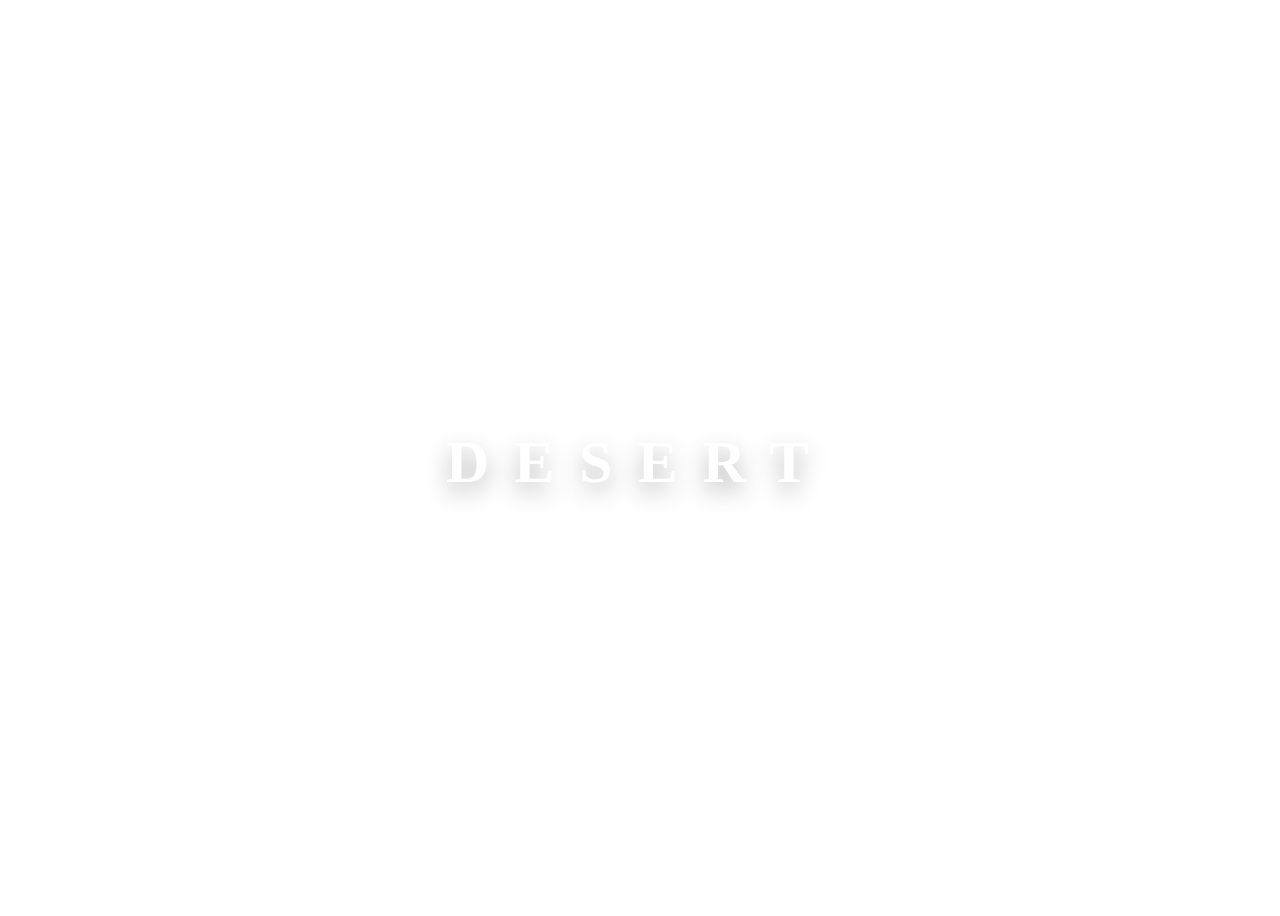
<file: code 5/index.html>
<!DOCTYPE html>
<html lang="en">
<head>
    <meta charset="UTF-8">
    <meta name="viewport" content="width=device-width, initial-scale=1.0">
    <title>Document</title>
    <link rel="stylesheet" href="styles.css">
</head>
<body>
    <div class="main-content">
        <div class="concept concept-one">
          <div class="hover hover-1"></div>
          <div class="hover hover-2"></div>
          <div class="hover hover-3"></div>
          <div class="hover hover-4"></div>
          <div class="hover hover-5"></div>
          <div class="hover hover-6"></div>
          <div class="hover hover-7"></div>
          <div class="hover hover-8"></div>
          <div class="hover hover-9"></div>
          <h1>Desert</h1>
        </div>
        <div class="concept concept-two">
          <div class="hover">
            <h1>F</h1>
          </div>
          <div class="hover">
            <h1>O</h1>
          </div>
          <div class="hover">
            <h1>R</h1>
          </div>
          <div class="hover">
            <h1>E</h1>
          </div>
          <div class="hover">
            <h1>S</h1>
          </div>
          <div class="hover">
            <h1>T</h1>
          </div>
        </div>
        <div class="concept concept-three">
          <div class="word">
            <div class="hover">
              <div></div>
              <div></div>
              <h1>C</h1>
            </div>
            <div class="hover">
              <div></div>
              <div></div>
              <h1>A</h1>
            </div>
            <div class="hover">
              <div></div>
              <div></div>
              <h1>N</h1>
            </div>
            <div class="hover">
              <div></div>
              <div></div>
              <h1>Y</h1>
            </div>
            <div class="hover">
              <div></div>
              <div></div>
              <h1>O</h1>
            </div>
            <div class="hover">
              <div></div>
              <div></div>
              <h1>N</h1>
            </div>
          </div>
        </div>
        <div class="concept concept-four">
          <h1>Glacier</h1>
        </div>
        <div class="concept concept-five">
          <h1 class="word"><span class="char">M</span><span class="char">O</span><span class="char">U</span><span class="char">N</span><span class="char">T</span><span class="char">A</span><span class="char">I</span><span class="char">N</span><span class="char">S</span>
          </h1>
        </div>
        <div class="concept concept-six">
          <h1 class="word"><span class="char">O</span><span class="char">C</span><span class="char">E</span><span class="char">A</span><span class="char">N</span>
          </h1>
        </div>
        <div class="concept concept-seven">
          <h1>fries</h1>
        </div>
        <div class="concept concept-eight">
          <h1 class="word">
            <div class="char" data-content="F">F</div>
            <div class="char" data-content="A">A</div>
            <div class="char" data-content="L">L</div>
            <div class="char" data-content="L">L</div>
            <div class="char" data-content="S">S</div>
          </h1>
        </div>
      </div>
      <footer><a href="https://twitter.com/meowlivia_" target="_blank"><i class="icon-social-twitter icons"></i></a><a href="https://github.com/oliviale" target="_blank"><i class="icon-social-github icons"></i></a><a href="https://dribbble.com/oliviale" target="_blank"><i class="icon-social-dribbble icons"></i></a></footer>
</body>
</html>
</file>
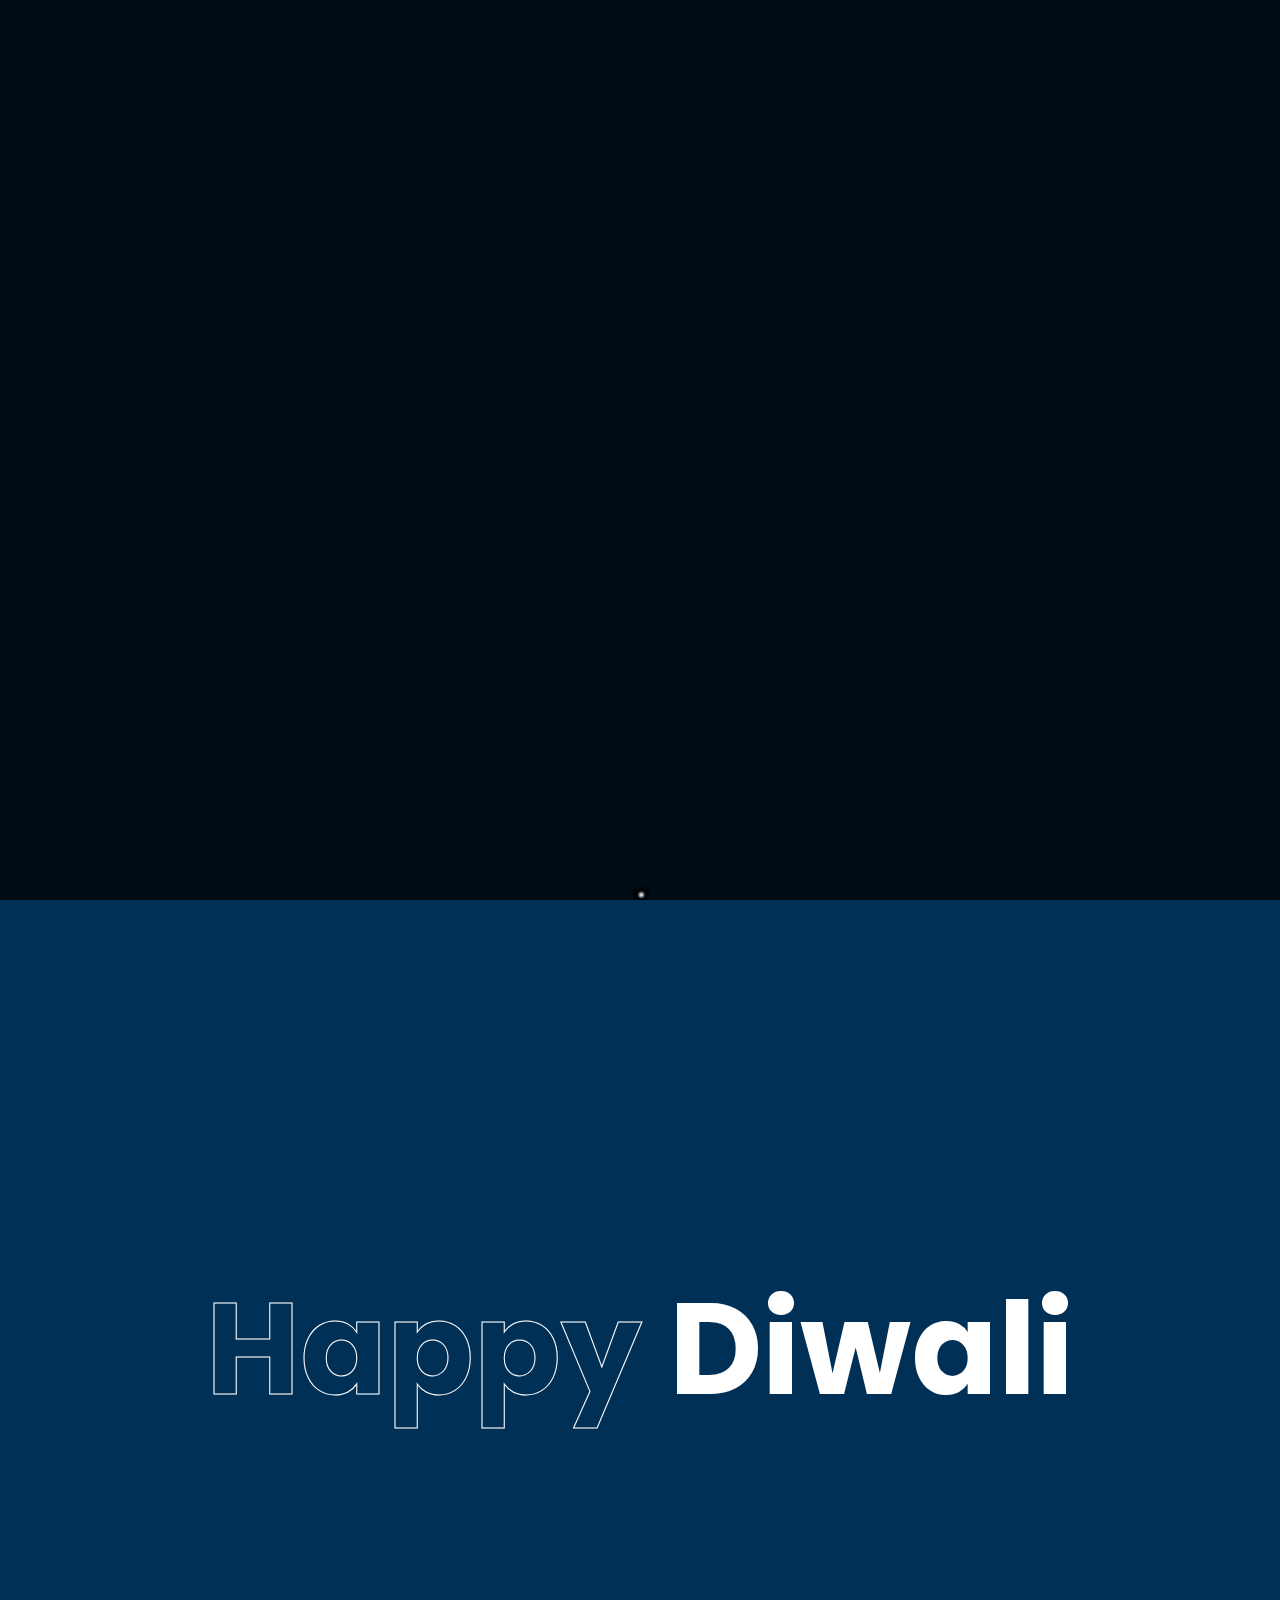
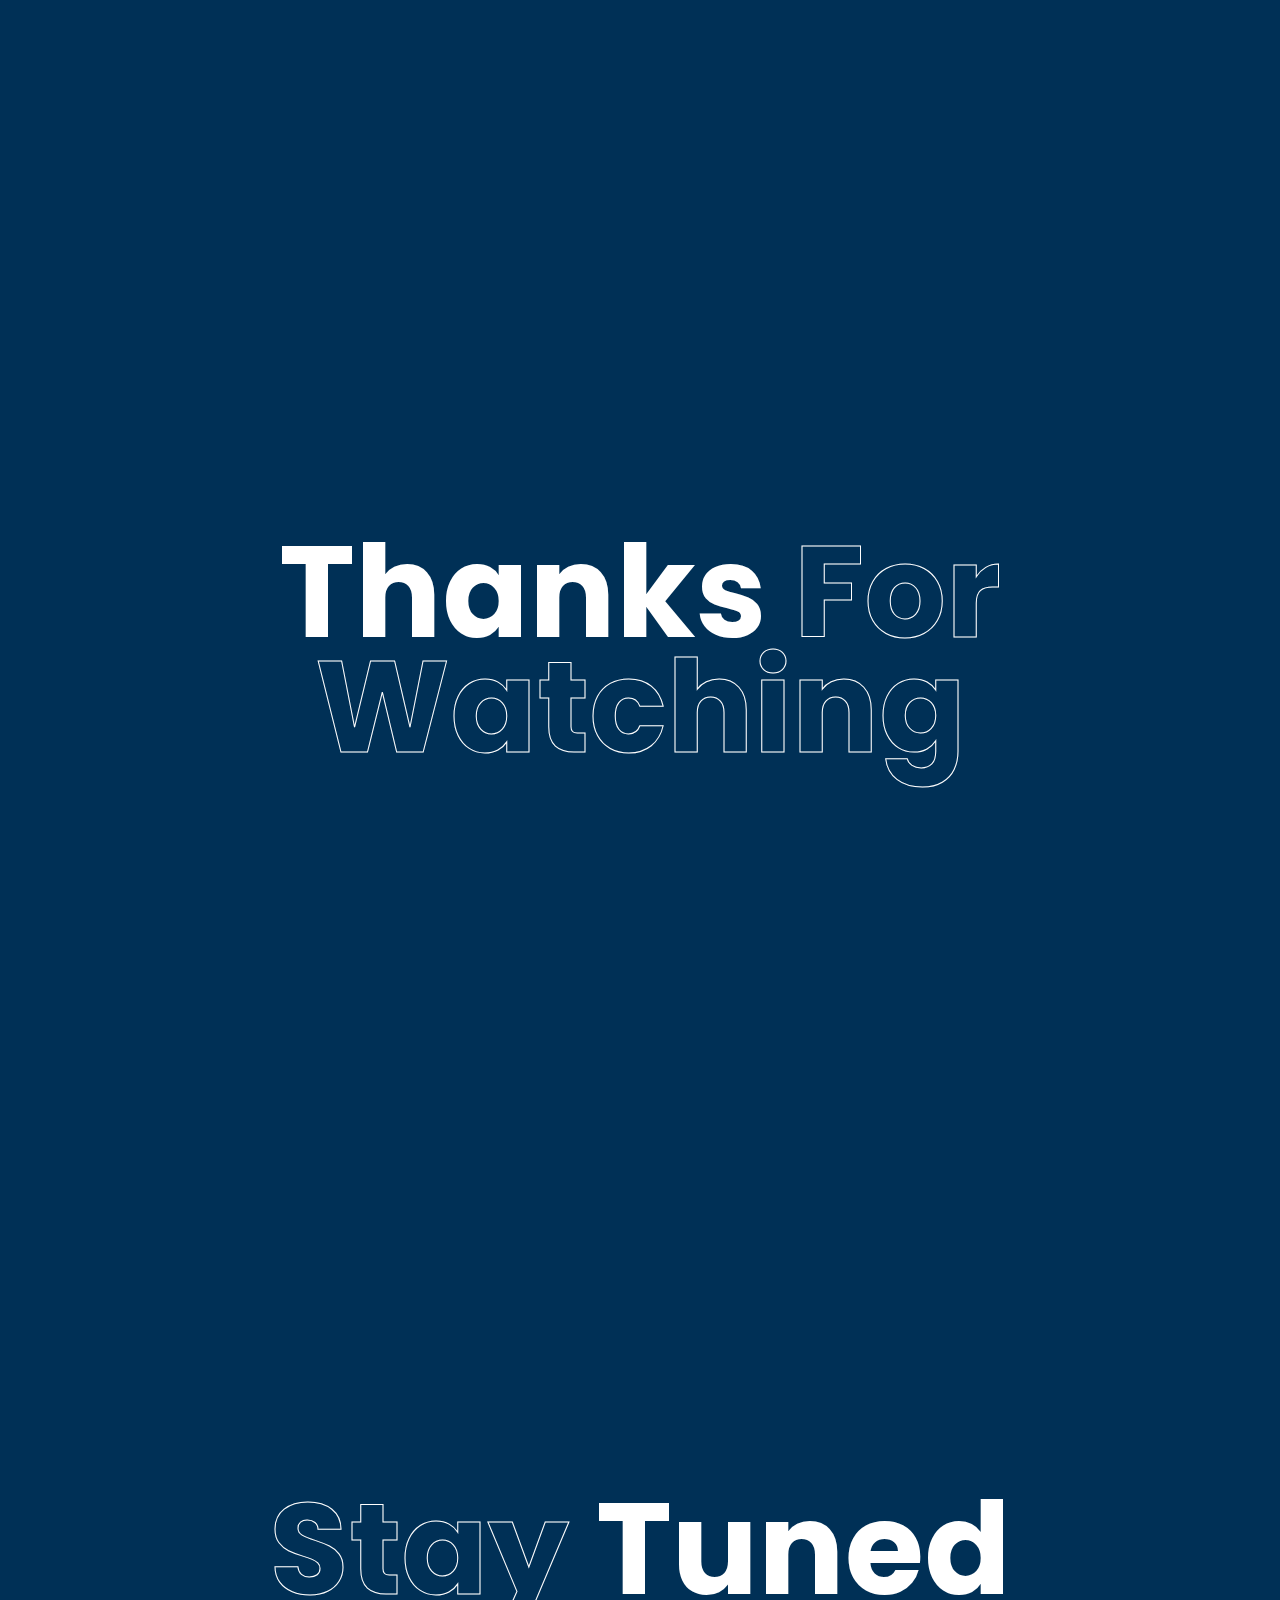
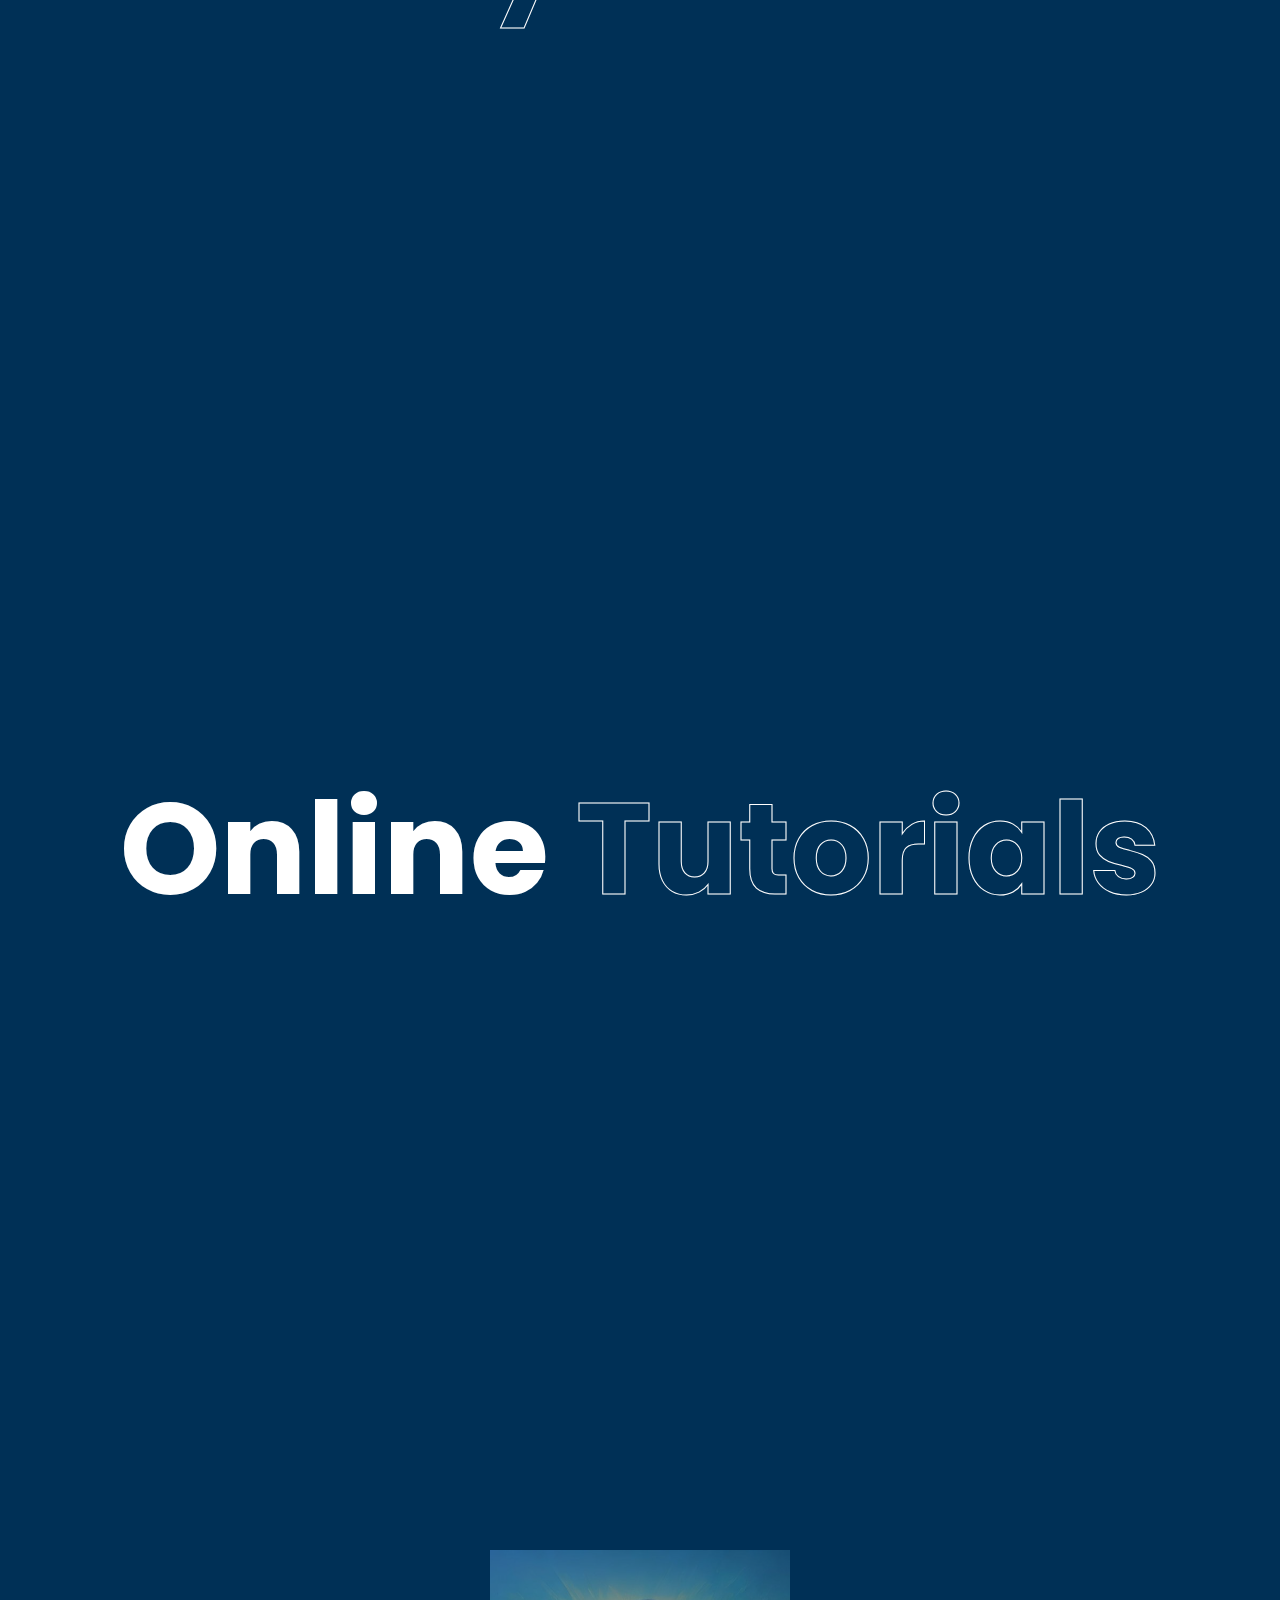
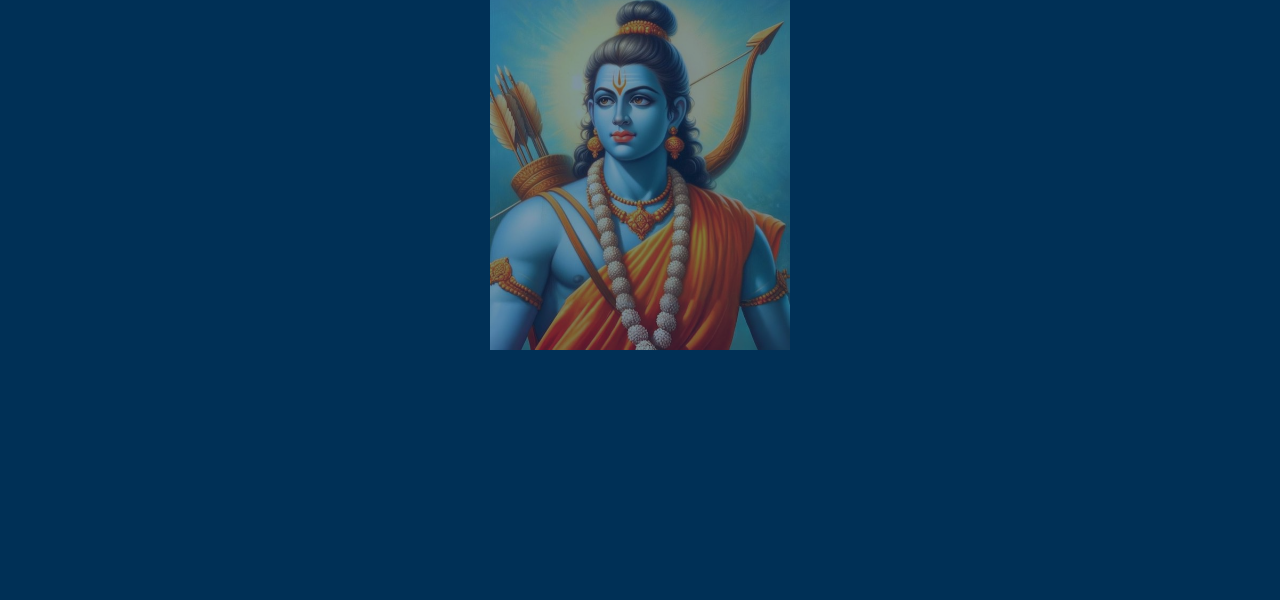
<file: diwali/index.html>
<!doctype html>
<html>
    <head>
        <title>Happy Diwali 2024</title>
		<link rel="stylesheet" type="text/css" href="styles.css">
    </head>
</html>
<body>
	<section class="fireworks" id="sec1"></section>
	<section class="content" id="sec2">
		<h2>
			Happy <c>Diwali</c>
		</h2>
	</section>
	<section class="content" id="sec3">
		<h2>
			<c>Thanks</c> For Watching
		</h2>
	</section>
	<section class="content" id="sec4">
		<h2>
			Stay <c>Tuned </c>
		</h2>
	</section>
	<section class="content" id="sec5">
		<h2>
			<c>Online </c>Tutorials
		</h2>
	</section>
	<section class="content">
		<img src="image.png">
	</section>
	<script src="http://code.jquery.com/jquery-3.3.1.js"></script>
	<script type="text/javascript" src="jquery.fireworks.js"></script>
	<script type="text/javascript">
		$('.fireworks').fireworks({ 
		  sound: true, // sound effect
		  opacity: 0.9, 
		  width: '100%', 
		  height: '100%' 
		});
	</script>
</body>
</html>
</file>
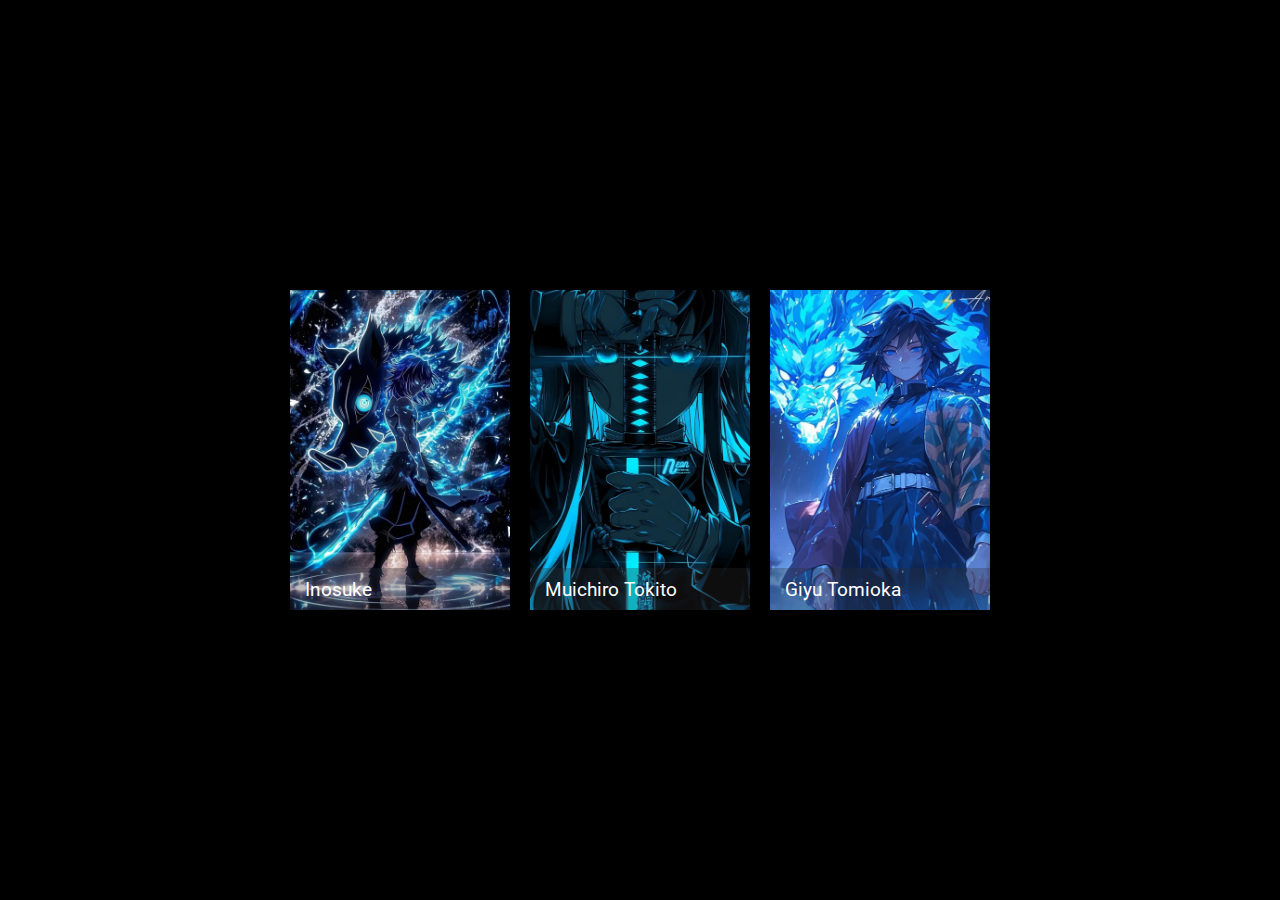
<file: filtercard/index.html>
<!DOCTYPE html>
<html lang="en">
<head>
    <meta charset="UTF-8">
    <meta name="viewport" content="width=device-width, initial-scale=1.0">
    <title>Document</title>
    <link rel="stylesheet" href="https://cdnjs.cloudflare.com/ajax/libs/font-awesome/5.15.3/css/all.min.css">

    <style>
        @import url('https://fonts.googleapis.com/css2?family=Roboto:wght@400;700&display=swap');

* {
    box-sizing: border-box;
}

body {
    font-family: 'Roboto', sans-serif;
    display: flex;
    align-items: center;
    justify-content: center;
    height: 100vh;
    overflow: hidden;
    margin: 0;
    background-color: #000;
}

figure {
    position: relative;
    width: 220px;
    height: 320px;
    overflow: hidden;
    margin: 0 10px;
}

figure img {
    width: 100%;
    height: 100%;
    object-fit: cover;
    border: none;
}

figcaption {
    background-color: rgba(48, 48, 48, 0.3);
    color: #ffffff;
    padding: 10px 15px;
    margin: none;
    position: absolute;
    bottom: 0;
    width: 100%;
    height: 42px;
    overflow: hidden;
}

.caption-title {
    font-size: 1.2em;
}

.caption-full {
    opacity: 0;
    margin-top: 10px;
}

.expanded {
    height: 100%;
    transition: 0.5s ease-in-out;
    background-color: rgba(48, 48, 48, 0.7);
}

.visible {
    opacity: 100;
}

.image-filter {
    filter: blur(5px) contrast(90%);
}


/* -- YouTube Link Styles -- */

#source-link {
  top: 60px;
}

#source-link > i {
  color: rgb(94, 106, 210);
}

#yt-link {  
  top: 10px;
}

#yt-link > i {
  color: rgb(219, 31, 106); 

}

.meta-link {
  align-items: center;
  backdrop-filter: blur(3px);
  background-color: rgba(255, 255, 255, 0.05);
  border: 1px solid rgba(255, 255, 255, 0.1);
  border-radius: 6px;
  box-shadow: 2px 2px 2px rgba(0, 0, 0, 0.1);
  cursor: pointer;  
  display: inline-flex;
  gap: 5px;
  left: 10px;
  padding: 10px 20px;
  position: fixed;
  text-decoration: none;
  transition: background-color 600ms, border-color 600ms;
  z-index: 10000;
}

.meta-link:hover {
  background-color: rgba(255, 255, 255, 0.1);
  border: 1px solid rgba(255, 255, 255, 0.2);
}

.meta-link > i, .meta-link > span {
  height: 20px;
  line-height: 20px;
}

.meta-link > span {
  color: white;
  font-family: "Rubik", sans-serif;
  transition: color 600ms;
}

    </style>
</head>
<body>
    <figure>
		<img src="image copy.png" alt="Tropical beach"  title="Photo by Ganapathy Kumar for Unsplash">
		<figcaption>
            <div class="caption-title">Inosuke </div>
            <div class="caption-full">Lorem ipsum dolor, sit amet consectetur adipisicing elit. Quis pariatur corrupti nesciunt aliquam! Assumenda, distinctio suscipit dicta at cupiditate optio voluptatem magni numquam dolore eveniet commodi ut ratione quidem itaque!</div>
        </figcaption>
	</figure>
    <figure>
		<img src="image copy 4.png">
		<figcaption>
            <div class="caption-title">Muichiro Tokito</div>
            <div class="caption-full">Lorem ipsum dolor, sit amet consectetur adipisicing elit. Quis pariatur corrupti nesciunt aliquam! Assumenda, distinctio suscipit dicta at cupiditate optio voluptatem magni numquam dolore eveniet commodi ut ratione quidem itaque!</div>
        </figcaption>
	</figure>
    <figure>
		<img src="image copy 3.png">
		<figcaption>
            <div class="caption-title">Giyu Tomioka</div>
            <div class="caption-full">Lorem ipsum dolor, sit amet consectetur adipisicing elit. Quis pariatur corrupti nesciunt aliquam! Assumenda, distinctio suscipit dicta at cupiditate optio voluptatem magni numquam dolore eveniet commodi ut ratione quidem itaque!</div>
        </figcaption>
	</figure>
    <script>
        const figure = document.querySelectorAll('figure');
const caption = document.querySelectorAll('figcaption');
const fullCaption = document.querySelectorAll('.caption-full');
const figureImage = document.querySelectorAll('figure img');

figure.forEach((fig, idx) => {
    fig.addEventListener('mouseover', () => {
        caption[idx].classList.add('expanded');
        fullCaption[idx].classList.add('visible');
        figureImage[idx].classList.add('image-filter');
    });
    
    fig.addEventListener('mouseout', () => {
       caption[idx].classList.remove('expanded');
       fullCaption[idx].classList.remove('visible');
       figureImage[idx].classList.remove('image-filter');
    });
});
    </script>
</body>
</html>
</file>
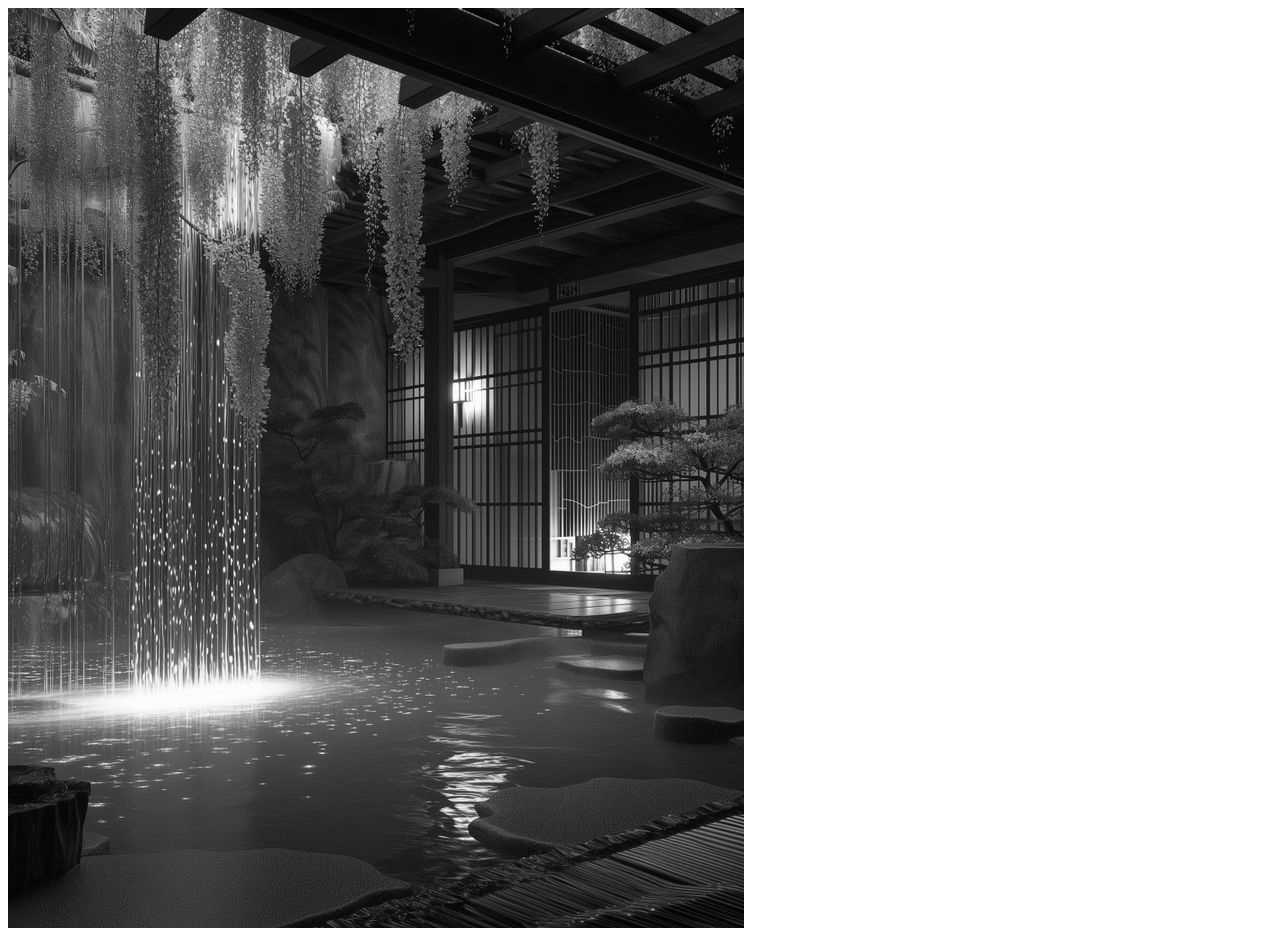
<file: grayscale/index.html>
<!DOCTYPE html>
<html lang="en">
<head>
  <meta charset="UTF-8">
  <meta name="viewport" content="width=device-width, initial-scale=1.0">
  <title>Image Example</title>
  <link rel="stylesheet" href="styles.css">
</head>
<body>
  <div class="image-container">
    <img src="image1.jpg" alt="A beautiful landscape">
  </div>
</body>
</html>
</file>
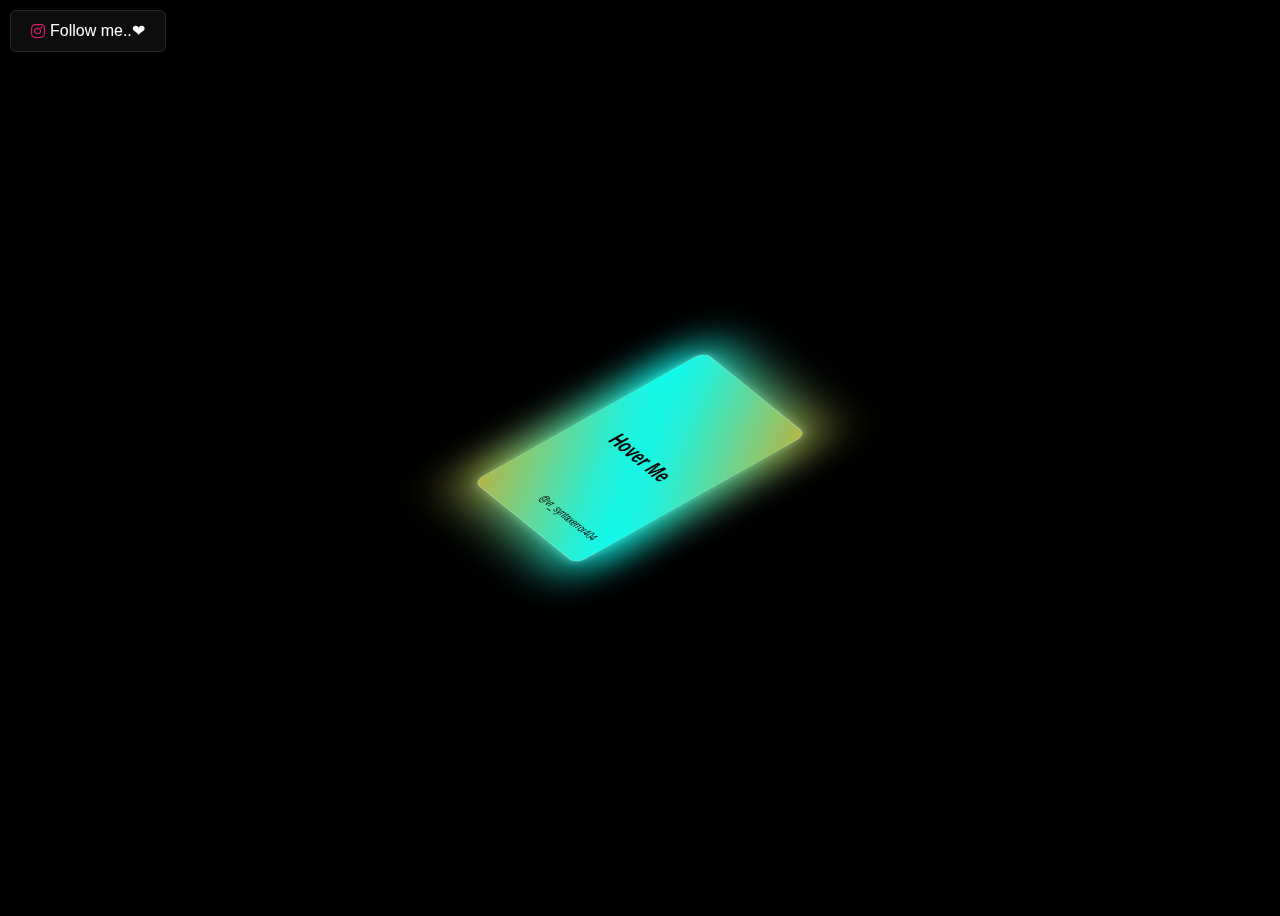
<file: hover card/index.html>
<!DOCTYPE html>
<html lang="en">
<head>
    <meta charset="UTF-8">
    <meta name="viewport" content="width=device-width, initial-scale=1.0">
    <title>@codewith_muhilan</title>
    <link rel="stylesheet" href="https://cdnjs.cloudflare.com/ajax/libs/font-awesome/5.15.3/css/all.min.css">

    <style>

      body {
        background: #000000;
        display: flex;
        align-items: center;
        justify-content: center;
        min-height: 100vh;
      }
      .card span {
        font-weight: normal;
        font-size: .5em;
        position: absolute;
        bottom: 10%;
        right: 10%;
      }

.card {
  background-color: #fff;
  display: flex;
  align-items: center;
  flex-direction: column;
  position: relative;
  width: 190px;
  height: 254px;
  box-shadow: 0 0 0.5em rgba(255, 255, 255, 0.5);
  border: 1px solid rgba(255, 255, 255, 0.6);
  border-radius: 12px;
  transition: 0.5s;
  cursor: pointer;
  transform: rotateX(-55deg) rotateY(15deg) rotateZ(60deg);
  font-family: Arial, "Helvetica Neue", Helvetica, sans-serif;
  font-size: 1.5em;
  color: #000000;
  font-weight: 800;
  padding: 10px;
  display: flex;
  align-items: center;
  justify-content: center;
}

      .card:active {
        scale: 1.1; rotate: 5deg;
      }

@keyframes animate {
  0% {
    opacity: 0.3;
  }

  80% {
    opacity: 1;
  }

  100% {
    opacity: 0.3;
  }
}
.card:hover {
  transform: rotate(0deg);
  opacity: 1;
}

.card, .card::before {
  background: linear-gradient(43deg,  rgb(210, 170, 39) 0%, #00fffc, rgb(210, 170, 39) 100%);
}

.card::before {
  content: '';
  width: 120%;
  height: 110%;
  z-index: -1;
  position: absolute;
  top: 50%;
  left: 50%;
  border-radius: 15px;
  transform: translate(-50%, -50%);
  filter: blur(30px);
  animation: animate 3s linear infinite;
}

              img{
                height: 150px;
                width: 150px;
                object-fit: cover;
                border-radius: 25px;
              }

              
/* -- YouTube Link Styles -- */

#source-link {
  top: 60px;
}

#source-link > i {
  color: rgb(94, 106, 210);
}

#yt-link {  
  top: 10px;
}

#yt-link > i {
  color: rgb(219, 31, 106); 

}

.meta-link {
  align-items: center;
  backdrop-filter: blur(3px);
  background-color: rgba(255, 255, 255, 0.05);
  border: 1px solid rgba(255, 255, 255, 0.1);
  border-radius: 6px;
  box-shadow: 2px 2px 2px rgba(0, 0, 0, 0.1);
  cursor: pointer;  
  display: inline-flex;
  gap: 5px;
  left: 10px;
  padding: 10px 20px;
  position: fixed;
  text-decoration: none;
  transition: background-color 600ms, border-color 600ms;
  z-index: 10000;
}

.meta-link:hover {
  background-color: rgba(255, 255, 255, 0.1);
  border: 1px solid rgba(255, 255, 255, 0.2);
}

.meta-link > i, .meta-link > span {
  height: 20px;
  line-height: 20px;
}

.meta-link > span {
  color: white;
  font-family: "Rubik", sans-serif;
  transition: color 600ms;
}


    </style>
</head>
<body>
    <div class="card">Hover Me
    <span>@vr_syntaxerror404</span>
    </div>
  <a id="yt-link" class="meta-link" href="https://www.instagram.com/vr_syntaxerror404/?hl=en" target="_blank">
      <i class="fab fa-instagram"></i>
      <span>Follow me..❤</span>
  </a>
</body>
</html>
</file>
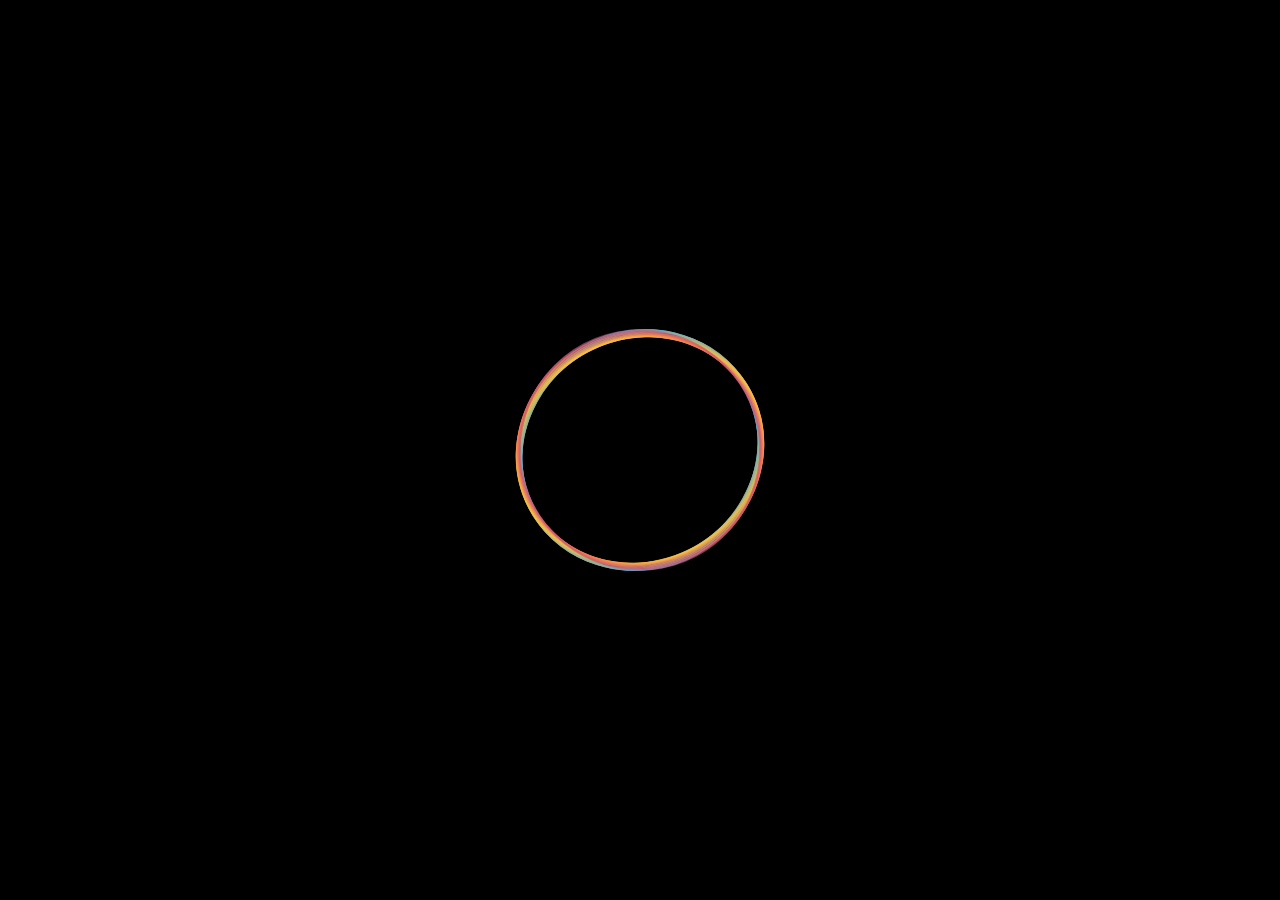
<file: loder/index.html>
<!DOCTYPE html>
<html lang="en">
<head>
    <meta charset="UTF-8">
    <meta name="viewport" content="width=device-width, initial-scale=1.0">
    <title>@codewith_muhilan</title>
    <link rel="stylesheet" href="https://cdnjs.cloudflare.com/ajax/libs/font-awesome/5.15.3/css/all.min.css">

    <script src="https://cdnjs.cloudflare.com/ajax/libs/gsap/3.9.1/gsap.min.js"></script>


    <style>
        body {
 background-color: #000000;
 overflow: hidden;
 text-align:center;
  display: flex;
  align-items: center;
  justify-content: center; 
}

body,
html {
 height: 100%;
 width: 100%;
 margin: 0;
 padding: 0;
}

svg {
 width: 100%;
 height: 100%;
 visibility: hidden;
 
}

.ell, #ai {
	fill: none;
}

.meta-link {
  align-items: center;
  backdrop-filter: blur(3px);
  background-color: rgba(249, 4, 4, 0.05);
  border: 1px solid rgba(172, 244, 29, 0.1);
  border-radius: 6px;
  box-shadow: 2px 2px 2px rgba(192, 24, 24, 0.1);
  cursor: pointer;  
  display: inline-flex;
  gap: 5px;
  left: 10px;
  padding: 10px 20px;
  position: fixed;
  text-decoration: none;
  transition: background-color 600ms, border-color 600ms;
  z-index: 10000;
}

.meta-link:hover {
  background-color: rgba(255, 255, 255, 0.1);
  border: 1px solid rgba(255, 255, 255, 0.2);
}

.meta-link > i, .meta-link > span {
  height: 20px;
  line-height: 20px;
}

.meta-link > span {
  color: white;
  font-family: "Rubik", sans-serif;
  transition: color 600ms;
}

    </style>
</head>
<body>
    <svg id="mainSVG" xmlns="http://www.w3.org/2000/svg" viewBox="0 0 800 600">
        <defs>
    
            <linearGradient id="aiGrad" x1="513.98" y1="290" x2="479.72" y2="320" gradientUnits="userSpaceOnUse">
                <stop offset="0" stop-color="#000" stop-opacity="0" />
                <stop offset=".15" stop-color="#EF476F" />
                <stop offset=".4" stop-color="#359eee" />
                <stop offset=".6" stop-color="#03cea4" />
                <stop offset=".78" stop-color="#FFC43D" />
                <stop offset="1" stop-color="#000" stop-opacity="0" />
            </linearGradient>
    
        </defs>
    
        <ellipse class="ell" cx="400" cy="300" rx="80" ry="80" />
        <ellipse class="ell" cx="400" cy="300" rx="80" ry="80" />
        <ellipse class="ell" cx="400" cy="300" rx="80" ry="80" />
        <ellipse class="ell" cx="400" cy="300" rx="80" ry="80" />
        <ellipse class="ell" cx="400" cy="300" rx="80" ry="80" />
        <ellipse class="ell" cx="400" cy="300" rx="80" ry="80" />
        <ellipse class="ell" cx="400" cy="300" rx="80" ry="80" />
        <ellipse class="ell" cx="400" cy="300" rx="80" ry="80" />
        <ellipse class="ell" cx="400" cy="300" rx="80" ry="80" />
        <ellipse class="ell" cx="400" cy="300" rx="80" ry="80" />
        <ellipse class="ell" cx="400" cy="300" rx="80" ry="80" />
        <ellipse class="ell" cx="400" cy="300" rx="80" ry="80" />
        <ellipse class="ell" cx="400" cy="300" rx="80" ry="80" />
        <ellipse class="ell" cx="400" cy="300" rx="80" ry="80" />
        <ellipse class="ell" cx="400" cy="300" rx="80" ry="80" />
        <ellipse class="ell" cx="400" cy="300" rx="80" ry="80" />
        <ellipse class="ell" cx="400" cy="300" rx="80" ry="80" />
        <ellipse class="ell" cx="400" cy="300" rx="80" ry="80" />
        <ellipse class="ell" cx="400" cy="300" rx="80" ry="80" />
        <ellipse class="ell" cx="400" cy="300" rx="80" ry="80" />
        <ellipse class="ell" cx="400" cy="300" rx="80" ry="80" />
        <ellipse class="ell" cx="400" cy="300" rx="80" ry="80" />
        <ellipse class="ell" cx="400" cy="300" rx="80" ry="80" />
        <ellipse class="ell" cx="400" cy="300" rx="80" ry="80" />
        <ellipse class="ell" cx="400" cy="300" rx="80" ry="80" />
        <ellipse class="ell" cx="400" cy="300" rx="80" ry="80" />
        <ellipse class="ell" cx="400" cy="300" rx="80" ry="80" />
        <ellipse class="ell" cx="400" cy="300" rx="80" ry="80" />
        <ellipse class="ell" cx="400" cy="300" rx="80" ry="80" />
        <ellipse class="ell" cx="400" cy="300" rx="80" ry="80" />
        <path id="ai" opacity=0.85 d="m417.17,323.85h-34.34c-3.69,0-6.67-2.99-6.67-6.67v-34.34c0-3.69,2.99-6.67,6.67-6.67h34.34c3.69,0,6.67,2.99,6.67,6.67v34.34c0,3.69-2.99,6.67-6.67,6.67Zm-5.25-12.92v-21.85c0-.55-.45-1-1-1h-21.85c-.55,0-1,.45-1,1v21.85c0,.55.45,1,1,1h21.85c.55,0,1-.45,1-1Zm23.08-16.29h-11.15m-47.69,0h-11.15m70,10.73h-11.15m-47.69,0h-11.15m40.37,29.63v-11.15m0-47.69v-11.15m-10.73,70v-11.15m0-47.69v-11.15" stroke="url(#aiGrad)" stroke-linecap="round" stroke-miterlimit="10" stroke-width="2" />
    </svg>


    <script>
        gsap.config({trialWarn: false});
let select = s => document.querySelector(s),
		toArray = s => gsap.utils.toArray(s),
		mainSVG = select('#mainSVG'),
		allEll = toArray('.ell'),
		colorArr = ['#359EEE', '#FFC43D','#EF476F','#03CEA4']

let colorInterp = gsap.utils.interpolate(colorArr);

gsap.set(mainSVG, {
	visibility: 'visible'
})

function animate (el, count) {
	let tl = gsap.timeline({
	defaults: {
		ease: 'sine.inOut'
	},
		repeat: -1
});
	gsap.set(el, {
		opacity:1- count/(allEll.length),
		stroke: colorInterp(count/(allEll.length))
	})

	tl.to(el, {
	attr: {
		ry: `-=${count*2.3}`,
		rx: `+=${count*1.4}`
	},
	ease: 'sine.in'
})
.to(el, {
	attr: {
		ry: `+=${count*2.3}`,
		rx: `-=${count*1.4}`
	},
	ease: 'sine'
})
.to(el, {
	duration: 1,
	rotation: -180,
	transformOrigin: '50% 50%'
}, 0).timeScale(0.5)
}
allEll.forEach((c, i) => {
	gsap.delayedCall(i/(allEll.length-1), animate, [c, i+1])
})
gsap.to('#aiGrad', {
	duration: 4,
	delay: 0.75,
	attr: {
		x1: '-=300',
		x2: '-=300'
	},
	scale: 1.2,
	transformOrigin: '50% 50%',
	repeat: -1,
	ease: 'none'
})
 gsap.to('#ai', {
	duration: 1,
	scale: 1.1,
	transformOrigin: '50% 50%',
	repeat: -1,
	yoyo: true,
	ease: 'sine.inOut'
}) 

    </script>
</body>
</html>
</file>
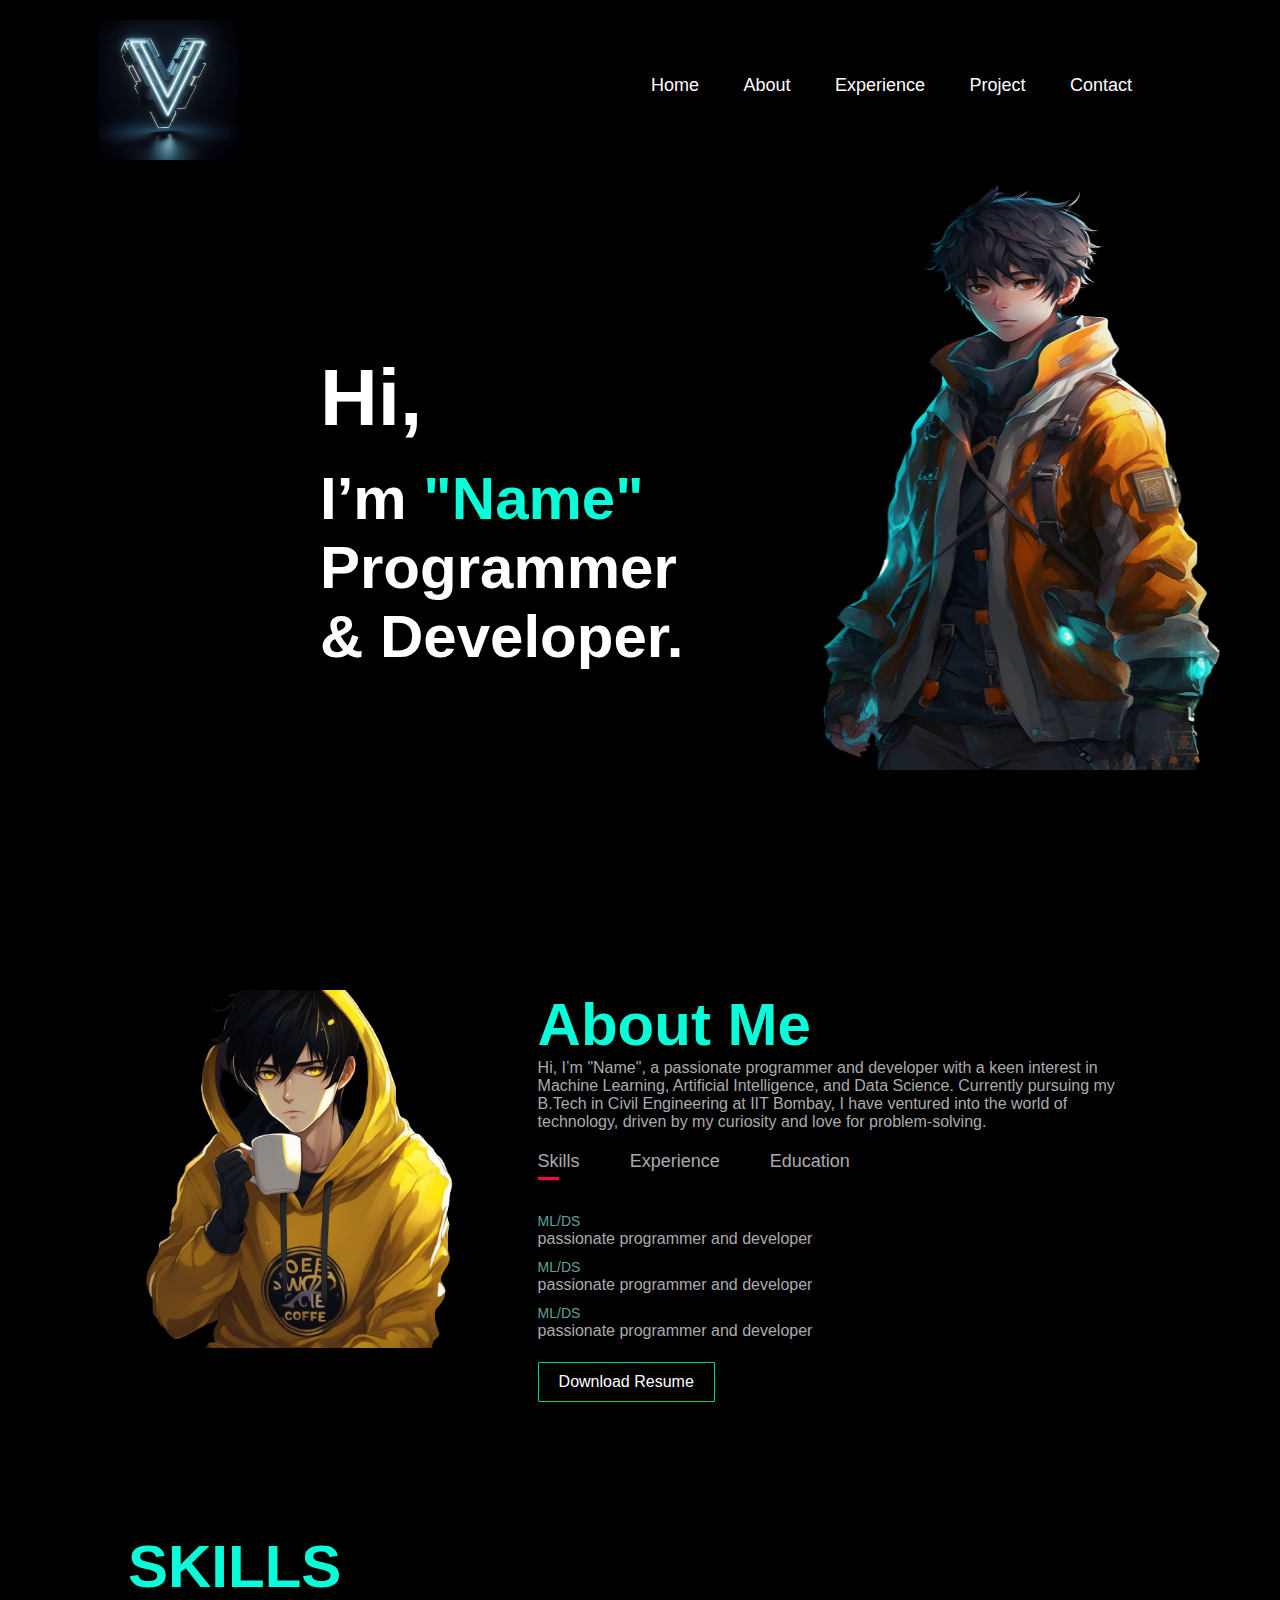
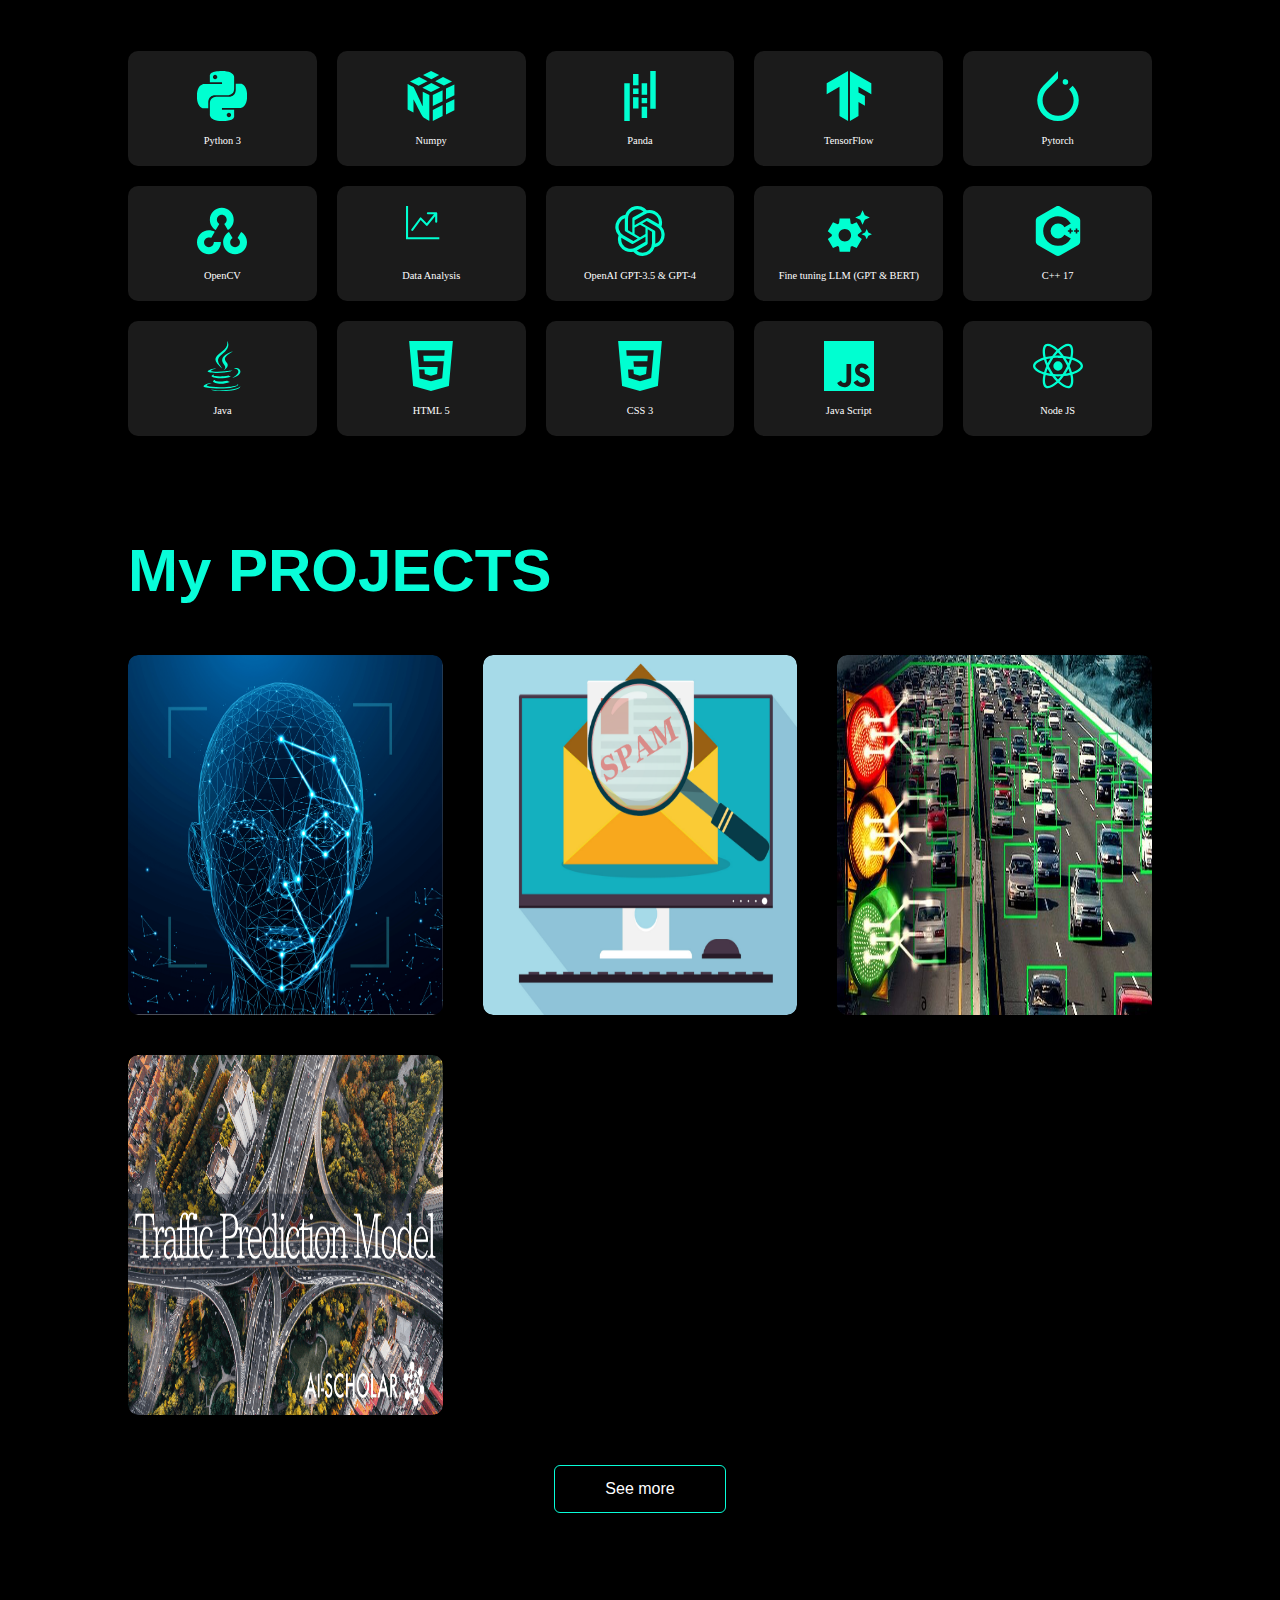
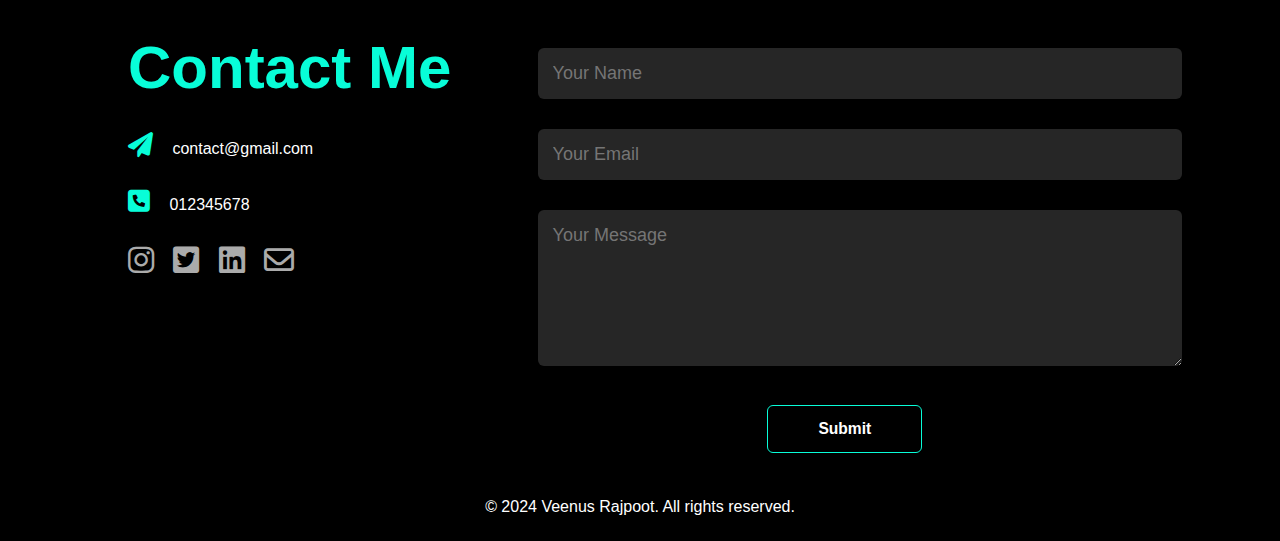
<file: Portfolio/index.html>
<!DOCTYPE html>
<html lang="en">
<head>
    <meta charset="UTF-8">
    <meta name="viewport" content="width=device-width, initial-scale=1.0">
    <title>About Page</title>
    <link rel="stylesheet" href="styles.css">
    <link rel="stylesheet" href="https://cdnjs.cloudflare.com/ajax/libs/font-awesome/6.0.0-beta3/css/all.min.css"> <!-- Font Awesome -->
</head>
<body>

    <div id="header">
        <div class="container">
            <nav>
                <img src="Designer-2.png" class="logo">
               <ul id="sidemenu">
                <li><a href="#header">Home</a></li>
                <li><a href="#about">About</a></li>
                <li><a href="#services">Experience</a></li>
                <li><a href="#portfolio">Project</a></li>
                <li><a href="#contact">Contact</a></li>
                <i class="fas fa-times" onclick="closemenu()"></i>
               </ul> 
               <i class="fas fa-bars" onclick="openmenu()"></i>
            </nav>
            <div class="header-text">
                <p>Hi,</p>
                <h1>I’m <span>"Name" </span> <br>Programmer <br>& Developer.</h1>
            </div>
        </div>
        
        <div class="about-image">
            <div class="image-container">
                <img src="boy-removebg.png" alt="About Image">
                <div class="overlay">
                    <a href="https://github.com/" target="_blank" class="icon"><i class="fab fa-github"></i></a>
                    <a href="https://in.linkedin.com/" target="_blank" class="icon"><i class="fab fa-linkedin"></i></a>
                    <a href="mailto:example@gmail.com" class="icon"><i class="fas fa-envelope"></i></a>
                </div>
            </div>
        </div>
    </div>
   <!-- -----About------ -->
    <div id="about">
        <div class="container">
            <div class="row">
                <div class="about-col-1">
                    <img src="user-removebg-preview.png">
                </div>
                <div class="about-col-2">
                    <h1 class="sub-title">About Me</h1>
                    <p>Hi, I’m "Name", a passionate programmer and developer with a keen interest in Machine Learning, Artificial Intelligence, and Data Science. Currently pursuing my B.Tech in Civil Engineering at IIT Bombay, I have ventured into the world of technology, driven by my curiosity and love for problem-solving.</p>
                    <div class="tab-title">
                        <p class="tab-links active-link" onclick="opentab('skills')">Skills</p>
                        <p class="tab-links" onclick="opentab('experience')">Experience</p>
                        <p class="tab-links" onclick="opentab('education')">Education</p>                    
                    </div>
                    <div class="tab-contents active-tab" id="skills">
                        <ul>
                            <li><span>ML/DS</span><br>passionate programmer and developer</li>
                            <li><span>ML/DS</span><br>passionate programmer and developer</li>
                            <li><span>ML/DS</span><br>passionate programmer and developer</li>
                        </ul>
                    </div>
                    <div class="tab-contents" id="experience">
                        <ul>
                            <li><span>ML/DS</span><br>passionate programmer and developer</li>
                            <li><span>ML/DS</span><br>passionate programmer and developer</li>
                            <li><span>ML/DS</span><br>passionate programmer and developer</li>
                        </ul>
                    </div>
                    <div class="tab-contents" id="education">
                        <ul>
                            <li><span>ML/DS</span><br>passionate programmer and developer</li>
                            <li><span>ML/DS</span><br>passionate programmer and developer</li>
                            <li><span>ML/DS</span><br>passionate programmer and developer</li>
                        </ul>
                    </div> 
                    <div class="resume-box">
                        <a href="path/to/your-resume.pdf" download="Your_Name_Resume.pdf" class="download-btn">
                            Download Resume
                        </a>
                    </div>                  
                </div>
            </div>
        </div>
    </div>

    <!-- Skills -->
     <div id="services">
        <div class="container">
            <h1 class="sub-title">SKILLS</h1>
            <div class="grid-container">
                <div class="grid-item">
                    <svg xmlns="http://www.w3.org/2000/svg" viewBox="0 0 24 24" width="50" height="50" fill="#00ffd1">
                        <path d="M14.25.18l.9.2.73.26.59.3.45.32.34.34.25.34.16.33.1.3.04.26.02.2-.01.13V8.5l-.05.63-.13.55-.21.46-.26.38-.3.31-.33.25-.35.19-.35.14-.33.1-.3.07-.26.04-.21.02H8.77l-.69.05-.59.14-.5.22-.41.27-.33.32-.27.35-.2.36-.15.37-.1.35-.07.32-.04.27-.02.21v3.06H3.17l-.21-.03-.28-.07-.32-.12-.35-.18-.36-.26-.36-.36-.35-.46-.32-.59-.28-.73-.21-.88-.14-1.05-.05-1.23.06-1.22.16-1.04.24-.87.32-.71.36-.57.4-.44.42-.33.42-.24.4-.16.36-.1.32-.05.24-.01h.16l.06.01h8.16v-.83H6.18l-.01-2.75-.02-.37.05-.34.11-.31.17-.28.25-.26.31-.23.38-.2.44-.18.51-.15.58-.12.64-.1.71-.06.77-.04.84-.02 1.27.05zm-6.3 1.98l-.23.33-.08.41.08.41.23.34.33.22.41.09.41-.09.33-.22.23-.34.08-.41-.08-.41-.23-.33-.33-.22-.41-.09-.41.09zm13.09 3.95l.28.06.32.12.35.18.36.27.36.35.35.47.32.59.28.73.21.88.14 1.04.05 1.23-.06 1.23-.16 1.04-.24.86-.32.71-.36.57-.4.45-.42.33-.42.24-.4.16-.36.09-.32.05-.24.02-.16-.01h-8.22v.82h5.84l.01 2.76.02.36-.05.34-.11.31-.17.29-.25.25-.31.24-.38.2-.44.17-.51.15-.58.13-.64.09-.71.07-.77.04-.84.01-1.27-.04-1.07-.14-.9-.2-.73-.25-.59-.3-.45-.33-.34-.34-.25-.34-.16-.33-.1-.3-.04-.25-.02-.2.01-.13v-5.34l.05-.64.13-.54.21-.46.26-.38.3-.32.33-.24.35-.2.35-.14.33-.1.3-.06.26-.04.21-.02.13-.01h5.84l.69-.05.59-.14.5-.21.41-.28.33-.32.27-.35.2-.36.15-.36.1-.35.07-.32.04-.28.02-.21V6.07h2.09l.14.01zm-6.47 14.25l-.23.33-.08.41.08.41.23.33.33.23.41.08.41-.08.33-.23.23-.33.08-.41-.08-.41-.23-.33-.33-.23-.41-.08-.41.08z"/>
                    </svg>
                    <span>Python 3</span>
                </div>
                <div class="grid-item">
                    <svg xmlns="http://www.w3.org/2000/svg" viewBox="0 0 24 24" width="50" height="50" fill="#00ffd1">
                        <path d="M10.315 4.876L6.3048 2.8517l-4.401 2.1965 4.1186 2.0683zm1.8381.9277l4.2045 2.1223-4.3622 2.1906-4.125-2.0718zm5.6153-2.9213l4.3193 2.1658-3.863 1.9402-4.2131-2.1252zm-1.859-.9329L12.021 0 8.1742 1.9193l4.0068 2.0208zm-3.0401 16.7443V24l4.7107-2.3507-.0053-5.3085zm4.7037-4.2057l-.0052-5.2528-4.6985 2.3356v5.2546zm5.6553-.9845v5.327l-4.0178 2.0052-.0029-5.3028zm0-1.8626V6.4214l-4.0253 2.001.0034 5.2633zM11.2062 11.571L8.0333 9.9756v6.895s-3.8804-8.2564-4.2399-8.998c-.0463-.0957-.2371-.2007-.2858-.2262C2.8118 7.2812.773 6.2485.773 6.2485V18.43l2.8204 1.5076v-6.3674s3.8392 7.3775 3.878 7.458c.0389.0807.4245.8582.8362 1.1314.5485.363 2.8992 1.7766 2.8992 1.7766z"/>
                    </svg>
                    <span>Numpy</span>
                </div>
                <div class="grid-item">
                    <svg xmlns="http://www.w3.org/2000/svg" viewBox="0 0 24 24" width="50" height="50" fill="#00ffd1">
                        <path d="M16.922 0h2.623v18.104h-2.623zm-4.126 12.94h2.623v2.57h-2.623zm0-7.037h2.623v5.446h-2.623zm0 11.197h2.623v5.446h-2.623zM4.456 5.896h2.622V24H4.455zm4.213 2.559h2.623v2.57H8.67zm0 4.151h2.623v5.447H8.67zm0-11.187h2.623v5.446H8.67Z"/>
                    </svg>
                    <span>Panda</span>
                </div>
                <div class="grid-item">
                    <svg xmlns="http://www.w3.org/2000/svg" viewBox="0 0 24 24" width="50" height="50" fill="#00ffd1">
                        <path d="M1.292 5.856L11.54 0v24l-4.095-2.378V7.603l-6.168 3.564.015-5.31zm21.43 5.311l-.014-5.31L12.46 0v24l4.095-2.378V14.87l3.092 1.788-.018-4.618-3.074-1.756V7.603l6.168 3.564z"/>
                    </svg>
                    <span>TensorFlow</span>
                </div>
                <div class="grid-item">
                    <svg xmlns="http://www.w3.org/2000/svg" viewBox="0 0 24 24" width="50" height="50" fill="#00ffd1">
                        <path d="M12.005 0L4.952 7.053a9.865 9.865 0 000 14.022 9.866 9.866 0 0014.022 0c3.984-3.9 3.986-10.205.085-14.023l-1.744 1.743c2.904 2.905 2.904 7.634 0 10.538s-7.634 2.904-10.538 0-2.904-7.634 0-10.538l4.647-4.646.582-.665zm3.568 3.899a1.327 1.327 0 00-1.327 1.327 1.327 1.327 0 001.327 1.328A1.327 1.327 0 0016.9 5.226 1.327 1.327 0 0015.573 3.9z"/>
                    </svg>
                    <span>Pytorch</span>
                </div>
                <div class="grid-item">
                    <svg xmlns="http://www.w3.org/2000/svg" viewBox="0 0 24 24" width="50" height="50" fill="#00ffd1">
                        <path d="M11.8992.8525C8.735.8525 6.17 3.4175 6.17 6.5817c0 2.102 1.1321 3.9398 2.8198 4.9366l1.6412-2.7849c.0411-.0699.0176-.1593-.0495-.2048-.6233-.4227-1.0328-1.137-1.0328-1.947 0-1.298 1.0524-2.3504 2.3505-2.3504 1.2981 0 2.3505 1.0524 2.3505 2.3505 0 .8098-.4095 1.5242-1.0328 1.947-.0671.0454-.0907.1348-.0495.2047l1.6414 2.785c1.6878-.9969 2.8199-2.8346 2.8199-4.9367 0-3.1642-2.5653-5.7292-5.7295-5.7292zm-6.17 10.8366C2.565 11.6891 0 14.2541 0 17.4183c0 3.1642 2.565 5.7292 5.7292 5.7292 3.1798 0 5.8074-2.6995 5.7275-5.8762H8.2313c-.0847 0-.1513.0717-.1519.1564-.0082 1.266-1.0644 2.3411-2.3502 2.3411-1.2981 0-2.3505-1.0524-2.3505-2.3505 0-1.2982 1.0524-2.3505 2.3505-2.3505.34 0 .663.0724.9547.2022.0713.0318.1566.0077.1962-.0595l1.6464-2.7935c-.8273-.4636-1.7815-.7279-2.7973-.7279zm15.4424.7614l-1.6366 2.7878c-.041.07-.0172.1594.05.2048.624.4217 1.0348 1.1354 1.0363 1.9452.0022 1.298-1.0483 2.352-2.3465 2.3542-1.298.0023-2.3523-1.0482-2.3545-2.3462-.0015-.8098.4068-1.5248 1.0294-1.9486.067-.0457.0905-.1353.0492-.2051l-1.6464-2.7818c-1.6859.9998-2.8146 2.8394-2.811 4.9415.0056 3.1641 2.575 5.7248 5.7393 5.7192 3.1641-.0054 5.7246-2.575 5.7192-5.7392-.0037-2.1022-1.139-3.938-2.8284-4.9318z"/>
                    </svg>
                    <span>OpenCV</span>
                </div>
                <div class="grid-item">
                    <svg xmlns="http://www.w3.org/2000/svg" viewBox="0 0 24 24" width="50" height="50" fill="#00ffd1">
                        <path d="M0 0h1v15h15v1H0V0zm10 3.5a.5.5 0 0 1 .5-.5h4a.5.5 0 0 1 .5.5v4a.5.5 0 0 1-1 0V4.9l-3.613 4.417a.5.5 0 0 1-.74.037L7.06 6.767l-3.656 5.027a.5.5 0 0 1-.808-.588l4-5.5a.5.5 0 0 1 .758-.06l2.609 2.61L13.445 4H10.5a.5.5 0 0 1-.5-.5z"/>
                    </svg>
                    <span>Data Analysis</span>
                </div>
                <div class="grid-item">
                    <svg xmlns="http://www.w3.org/2000/svg" viewBox="0 0 24 24" width="50" height="50" fill="#00ffd1">
                        <path d="M22.2819 9.8211a5.9847 5.9847 0 0 0-.5157-4.9108 6.0462 6.0462 0 0 0-6.5098-2.9A6.0651 6.0651 0 0 0 4.9807 4.1818a5.9847 5.9847 0 0 0-3.9977 2.9 6.0462 6.0462 0 0 0 .7427 7.0966 5.98 5.98 0 0 0 .511 4.9107 6.051 6.051 0 0 0 6.5146 2.9001A5.9847 5.9847 0 0 0 13.2599 24a6.0557 6.0557 0 0 0 5.7718-4.2058 5.9894 5.9894 0 0 0 3.9977-2.9001 6.0557 6.0557 0 0 0-.7475-7.0729zm-9.022 12.6081a4.4755 4.4755 0 0 1-2.8764-1.0408l.1419-.0804 4.7783-2.7582a.7948.7948 0 0 0 .3927-.6813v-6.7369l2.02 1.1686a.071.071 0 0 1 .038.052v5.5826a4.504 4.504 0 0 1-4.4945 4.4944zm-9.6607-4.1254a4.4708 4.4708 0 0 1-.5346-3.0137l.142.0852 4.783 2.7582a.7712.7712 0 0 0 .7806 0l5.8428-3.3685v2.3324a.0804.0804 0 0 1-.0332.0615L9.74 19.9502a4.4992 4.4992 0 0 1-6.1408-1.6464zM2.3408 7.8956a4.485 4.485 0 0 1 2.3655-1.9728V11.6a.7664.7664 0 0 0 .3879.6765l5.8144 3.3543-2.0201 1.1685a.0757.0757 0 0 1-.071 0l-4.8303-2.7865A4.504 4.504 0 0 1 2.3408 7.872zm16.5963 3.8558L13.1038 8.364 15.1192 7.2a.0757.0757 0 0 1 .071 0l4.8303 2.7913a4.4944 4.4944 0 0 1-.6765 8.1042v-5.6772a.79.79 0 0 0-.407-.667zm2.0107-3.0231l-.142-.0852-4.7735-2.7818a.7759.7759 0 0 0-.7854 0L9.409 9.2297V6.8974a.0662.0662 0 0 1 .0284-.0615l4.8303-2.7866a4.4992 4.4992 0 0 1 6.6802 4.66zM8.3065 12.863l-2.02-1.1638a.0804.0804 0 0 1-.038-.0567V6.0742a4.4992 4.4992 0 0 1 7.3757-3.4537l-.142.0805L8.704 5.459a.7948.7948 0 0 0-.3927.6813zm1.0976-2.3654l2.602-1.4998 2.6069 1.4998v2.9994l-2.5974 1.4997-2.6067-1.4997Z"/>
                    </svg>
                    <span>OpenAI GPT-3.5 & GPT-4</span>
                </div>
                <div class="grid-item">
                    <svg xmlns="http://www.w3.org/2000/svg" viewBox="0 0 24 24" width="50" height="50" fill="#00ffd1">
                        <path d="M17.41 6.59L15 5.5l2.41-1.09L18.5 2l1.09 2.41L22 5.5l-2.41 1.09L18.5 9l-1.09-2.41zm3.87 6.13L20.5 11l-.78 1.72-1.72.78 1.72.78.78 1.72.78-1.72L23 13.5l-1.72-.78zm-5.04 1.65l1.94 1.47-2.5 4.33-2.24-.94c-.2.13-.42.26-.64.37l-.3 2.4h-5l-.3-2.41c-.22-.11-.43-.23-.64-.37l-2.24.94-2.5-4.33 1.94-1.47c-.01-.11-.01-.24-.01-.36s0-.25.01-.37l-1.94-1.47 2.5-4.33 2.24.94c.2-.13.42-.26.64-.37L7.5 6h5l.3 2.41c.22.11.43.23.64.37l2.24-.94 2.5 4.33-1.94 1.47c.01.12.01.24.01.37s0 .24-.01.36zM13 14c0-1.66-1.34-3-3-3s-3 1.34-3 3 1.34 3 3 3 3-1.34 3-3z"/>
                    </svg>
                    <span>Fine tuning LLM (GPT & BERT)</span>
                </div>
                <div class="grid-item">
                    <svg xmlns="http://www.w3.org/2000/svg" viewBox="0 0 24 24" width="50" height="50" fill="#00ffd1">
                        <path d="M22.394 6c-.167-.29-.398-.543-.652-.69L12.926.22c-.509-.294-1.34-.294-1.848 0L2.26 5.31c-.508.293-.923 1.013-.923 1.6v10.18c0 .294.104.62.271.91.167.29.398.543.652.69l8.816 5.09c.508.293 1.34.293 1.848 0l8.816-5.09c.254-.147.485-.4.652-.69.167-.29.27-.616.27-.91V6.91c.003-.294-.1-.62-.268-.91zM12 19.11c-3.92 0-7.109-3.19-7.109-7.11 0-3.92 3.19-7.11 7.11-7.11a7.133 7.133 0 016.156 3.553l-3.076 1.78a3.567 3.567 0 00-3.08-1.78A3.56 3.56 0 008.444 12 3.56 3.56 0 0012 15.555a3.57 3.57 0 003.08-1.778l3.078 1.78A7.135 7.135 0 0112 19.11zm7.11-6.715h-.79v.79h-.79v-.79h-.79v-.79h.79v-.79h.79v.79h.79zm2.962 0h-.79v.79h-.79v-.79h-.79v-.79h.79v-.79h.79v.79h.79z"/>
                    </svg>
                    <span>C++ 17</span>
                </div>
                <div class="grid-item">
                    <svg xmlns="http://www.w3.org/2000/svg" viewBox="0 0 24 24" width="50" height="50" fill="#00ffd1">
                        <path d="M8.851 18.56s-.917.534.653.714c1.902.218 2.874.187 4.969-.211 0 0 .552.346 1.321.646-4.699 2.013-10.633-.118-6.943-1.149M8.276 15.933s-1.028.761.542.924c2.032.209 3.636.227 6.413-.308 0 0 .384.389.987.602-5.679 1.661-12.007.13-7.942-1.218M13.116 11.475c1.158 1.333-.304 2.533-.304 2.533s2.939-1.518 1.589-3.418c-1.261-1.772-2.228-2.652 3.007-5.688 0-.001-8.216 2.051-4.292 6.573M19.33 20.504s.679.559-.747.991c-2.712.822-11.288 1.069-13.669.033-.856-.373.75-.89 1.254-.998.527-.114.828-.093.828-.093-.953-.671-6.156 1.317-2.643 1.887 9.58 1.553 17.462-.7 14.977-1.82M9.292 13.21s-4.362 1.036-1.544 1.412c1.189.159 3.561.123 5.77-.062 1.806-.152 3.618-.477 3.618-.477s-.637.272-1.098.587c-4.429 1.165-12.986.623-10.522-.568 2.082-1.006 3.776-.892 3.776-.892M17.116 17.584c4.503-2.34 2.421-4.589.968-4.285-.355.074-.515.138-.515.138s.132-.207.385-.297c2.875-1.011 5.086 2.981-.928 4.562 0-.001.07-.062.09-.118M14.401 0s2.494 2.494-2.365 6.33c-3.896 3.077-.888 4.832-.001 6.836-2.274-2.053-3.943-3.858-2.824-5.539 1.644-2.469 6.197-3.665 5.19-7.627M9.734 23.924c4.322.277 10.959-.153 11.116-2.198 0 0-.302.775-3.572 1.391-3.688.694-8.239.613-10.937.168 0-.001.553.457 3.393.639"/>
                    </svg>
                    <span>Java</span>
                </div>
                <div class="grid-item">
                    <svg xmlns="http://www.w3.org/2000/svg" viewBox="0 0 24 24" width="50" height="50" fill="#00ffd1">
                        <path d="M1.5 0h21l-1.91 21.563L11.977 24l-8.564-2.438L1.5 0zm7.031 9.75l-.232-2.718 10.059.003.23-2.622L5.412 4.41l.698 8.01h9.126l-.326 3.426-2.91.804-2.955-.81-.188-2.11H6.248l.33 4.171L12 19.351l5.379-1.443.744-8.157H8.531z"/>
                    </svg>
                    <span>HTML 5</span>
                </div>
                <div class="grid-item">
                    <svg xmlns="http://www.w3.org/2000/svg" viewBox="0 0 24 24" width="50" height="50" fill="#00ffd1">
                        <path d="M1.5 0h21l-1.91 21.563L11.977 24l-8.565-2.438L1.5 0zm17.09 4.413L5.41 4.41l.213 2.622 10.125.002-.255 2.716h-6.64l.24 2.573h6.182l-.366 3.523-2.91.804-2.956-.81-.188-2.11h-2.61l.29 3.855L12 19.288l5.373-1.53L18.59 4.414z"/>
                    </svg>
                    <span>CSS 3</span>
                </div>
                <div class="grid-item">
                    <svg xmlns="http://www.w3.org/2000/svg" viewBox="0 0 24 24" width="50" height="50" fill="#00ffd1">
                        <path d="M0 0h24v24H0V0zm22.034 18.276c-.175-1.095-.888-2.015-3.003-2.873-.736-.345-1.554-.585-1.797-1.14-.091-.33-.105-.51-.046-.705.15-.646.915-.84 1.515-.66.39.12.75.42.976.9 1.034-.676 1.034-.676 1.755-1.125-.27-.42-.404-.601-.586-.78-.63-.705-1.469-1.065-2.834-1.034l-.705.089c-.676.165-1.32.525-1.71 1.005-1.14 1.291-.811 3.541.569 4.471 1.365 1.02 3.361 1.244 3.616 2.205.24 1.17-.87 1.545-1.966 1.41-.811-.18-1.26-.586-1.755-1.336l-1.83 1.051c.21.48.45.689.81 1.109 1.74 1.756 6.09 1.666 6.871-1.004.029-.09.24-.705.074-1.65l.046.067zm-8.983-7.245h-2.248c0 1.938-.009 3.864-.009 5.805 0 1.232.063 2.363-.138 2.711-.33.689-1.18.601-1.566.48-.396-.196-.597-.466-.83-.855-.063-.105-.11-.196-.127-.196l-1.825 1.125c.305.63.75 1.172 1.324 1.517.855.51 2.004.675 3.207.405.783-.226 1.458-.691 1.811-1.411.51-.93.402-2.07.397-3.346.012-2.054 0-4.109 0-6.179l.004-.056z"/>
                    </svg>
                    <span>Java Script</span>
                </div>
                <div class="grid-item">
                    <svg xmlns="http://www.w3.org/2000/svg" viewBox="0 0 24 24" width="50" height="50" fill="#00ffd1">
                        <path d="M14.23 12.004a2.236 2.236 0 0 1-2.235 2.236 2.236 2.236 0 0 1-2.236-2.236 2.236 2.236 0 0 1 2.235-2.236 2.236 2.236 0 0 1 2.236 2.236zm2.648-10.69c-1.346 0-3.107.96-4.888 2.622-1.78-1.653-3.542-2.602-4.887-2.602-.41 0-.783.093-1.106.278-1.375.793-1.683 3.264-.973 6.365C1.98 8.917 0 10.42 0 12.004c0 1.59 1.99 3.097 5.043 4.03-.704 3.113-.39 5.588.988 6.38.32.187.69.275 1.102.275 1.345 0 3.107-.96 4.888-2.624 1.78 1.654 3.542 2.603 4.887 2.603.41 0 .783-.09 1.106-.275 1.374-.792 1.683-3.263.973-6.365C22.02 15.096 24 13.59 24 12.004c0-1.59-1.99-3.097-5.043-4.032.704-3.11.39-5.587-.988-6.38-.318-.184-.688-.277-1.092-.278zm-.005 1.09v.006c.225 0 .406.044.558.127.666.382.955 1.835.73 3.704-.054.46-.142.945-.25 1.44-.96-.236-2.006-.417-3.107-.534-.66-.905-1.345-1.727-2.035-2.447 1.592-1.48 3.087-2.292 4.105-2.295zm-9.77.02c1.012 0 2.514.808 4.11 2.28-.686.72-1.37 1.537-2.02 2.442-1.107.117-2.154.298-3.113.538-.112-.49-.195-.964-.254-1.42-.23-1.868.054-3.32.714-3.707.19-.09.4-.127.563-.132zm4.882 3.05c.455.468.91.992 1.36 1.564-.44-.02-.89-.034-1.345-.034-.46 0-.915.01-1.36.034.44-.572.895-1.096 1.345-1.565zM12 8.1c.74 0 1.477.034 2.202.093.406.582.802 1.203 1.183 1.86.372.64.71 1.29 1.018 1.946-.308.655-.646 1.31-1.013 1.95-.38.66-.773 1.288-1.18 1.87-.728.063-1.466.098-2.21.098-.74 0-1.477-.035-2.202-.093-.406-.582-.802-1.204-1.183-1.86-.372-.64-.71-1.29-1.018-1.946.303-.657.646-1.313 1.013-1.954.38-.66.773-1.286 1.18-1.868.728-.064 1.466-.098 2.21-.098zm-3.635.254c-.24.377-.48.763-.704 1.16-.225.39-.435.782-.635 1.174-.265-.656-.49-1.31-.676-1.947.64-.15 1.315-.283 2.015-.386zm7.26 0c.695.103 1.365.23 2.006.387-.18.632-.405 1.282-.66 1.933-.2-.39-.41-.783-.64-1.174-.225-.392-.465-.774-.705-1.146zm3.063.675c.484.15.944.317 1.375.498 1.732.74 2.852 1.708 2.852 2.476-.005.768-1.125 1.74-2.857 2.475-.42.18-.88.342-1.355.493-.28-.958-.646-1.956-1.1-2.98.45-1.017.81-2.01 1.085-2.964zm-13.395.004c.278.96.645 1.957 1.1 2.98-.45 1.017-.812 2.01-1.086 2.964-.484-.15-.944-.318-1.37-.5-1.732-.737-2.852-1.706-2.852-2.474 0-.768 1.12-1.742 2.852-2.476.42-.18.88-.342 1.356-.494zm11.678 4.28c.265.657.49 1.312.676 1.948-.64.157-1.316.29-2.016.39.24-.375.48-.762.705-1.158.225-.39.435-.788.636-1.18zm-9.945.02c.2.392.41.783.64 1.175.23.39.465.772.705 1.143-.695-.102-1.365-.23-2.006-.386.18-.63.406-1.282.66-1.933zM17.92 16.32c.112.493.2.968.254 1.423.23 1.868-.054 3.32-.714 3.708-.147.09-.338.128-.563.128-1.012 0-2.514-.807-4.11-2.28.686-.72 1.37-1.536 2.02-2.44 1.107-.118 2.154-.3 3.113-.54zm-11.83.01c.96.234 2.006.415 3.107.532.66.905 1.345 1.727 2.035 2.446-1.595 1.483-3.092 2.295-4.11 2.295-.22-.005-.406-.05-.553-.132-.666-.38-.955-1.834-.73-3.703.054-.46.142-.944.25-1.438zm4.56.64c.44.02.89.034 1.345.034.46 0 .915-.01 1.36-.034-.44.572-.895 1.095-1.345 1.565-.455-.47-.91-.993-1.36-1.565z"/>
                    </svg>
                    <span>Node JS</span>
                </div>
                
            </div>
        
        </div>
     </div>

     <!-- project -->
<div id="portfolio">
    <div class="container">
        <h1 class="sub-title">My PROJECTS</h1>
        <div class="work-list">
            <div class="work">
                <img src="face.png" >
                <div class="layer">
                    <h3>Face Recoginition</h3>
                    <p>Face Recognition Using Convolutional Neural Networks</p>
                    <a href="#"><i class="fa-brands fa-github"></i></a>
                </div>
            </div>
            <div class="work">
                <img src="spam.png" >
                <div class="layer">
                    <h3>Spam Detection</h3>
                    <p>Email Spam Detection with Fine-Tuned Distil BERT Language Model</p>
                    <a href="#"><i class="fa-brands fa-github"></i></a>
                </div>
            </div>
            <div class="work">
                <img src="trafic.jpg" >
                <div class="layer">
                    <h3>Trafic Density Prediction</h3>
                    <p>Traffic Flow Prediction System Using Regression</p>
                    <a href="#"><i class="fa-brands fa-github"></i></a>
                </div>
            </div>
            <div class="work">
                <img src="trafic.png" >
                <div class="layer">
                    <h3>Face Recoginition</h3>
                    <p>Face Recognition Using Convolutional Neural Networks</p>
                    <a href="#"><i class="fa-brands fa-github"></i></a>
                </div>
            </div>
        </div>
        <a href="#" class="btn">See more</a>
    </div>
</div>
<!-- -----CONTACT---- -->
 <div id="contact">
    <div class="container">
        <div class="row">
            <div class="contact-left">
                <h1 class="sub-title">Contact Me</h1>
                <p> <i class="fa-solid fa-paper-plane"></i> contact@gmail.com</p>
                <p> <i class="fa-solid fa-square-phone"></i> 012345678</p>
                <div class="social-icons">
                    <a href=""><i class="fa-brands fa-instagram"></i></a>
                    <a href=""><i class="fa-brands fa-twitter-square"></i></a>
                    <a href=""><i class="fa-brands fa-linkedin"></i></a>
                    <a href=""><i class="fa-regular fa-envelope"></i></a>
                </div>
            </div>
            <div class="contact-right">
                <form name="submit-to-google-sheet">
                    <input type="text" name="Name" placeholder="Your Name" required>
                    <input type="email" name="Email" placeholder="Your Email" required>
                    <textarea name="Message" rows="6" placeholder="Your Message"></textarea>
                    <button type="submit" class="btn1"><h3>Submit</h3></button>
                </form>
                <span id="msg"></span>
            </div>
        </div>
    </div>
 </div>
 <div class="copyright">
    <p>© 2024 Veenus Rajpoot. All rights reserved.</p>
 </div>

<script>

    var tablinks = document.getElementsByClassName("tab-links");
    var tabcontents = document.getElementsByClassName("tab-contents");
    function opentab(tabname){
        for(tablink of tablinks){
            tablink.classList.remove("active-link");
        }
        for(tabcontent of tabcontents){
            tabcontent.classList.remove("active-tab");
        }
        event.currentTarget.classList.add("active-link");
        document.getElementById(tabname).classList.add("active-tab");       
    }
            

</script>

<script>
    var sidemenu = document.getElementById("sidemenu");
    function openmenu(){
        sidemenu.style.right = "0";
    }
    function closemenu(){
        sidemenu.style.right = "-300px";
    }

</script>

<script>
    const scriptURL = 'https://script.google.com/macros/s/AKfycbzhtwDVn7E05T0ds2xmJx_dFof_EQAltm9fJzM23cj0YZJXFir3Dc132sOKuJvRIRnqvw/exec'
    const form = document.forms['submit-to-google-sheet']
    const msg = document.getElementById("msg")
  
    form.addEventListener('submit', e => {
      e.preventDefault()
      fetch(scriptURL, { method: 'POST', body: new FormData(form)})
        .then(response => {
            msg.innerHTML = "Message send successully"
            setTimeout(function(){
                msg.innerHTML = ""
            },5000)
            form.reset()
        })
        .catch(error => console.error('Error!', error.message))
    })
  </script>
</body>
</html>
</file>
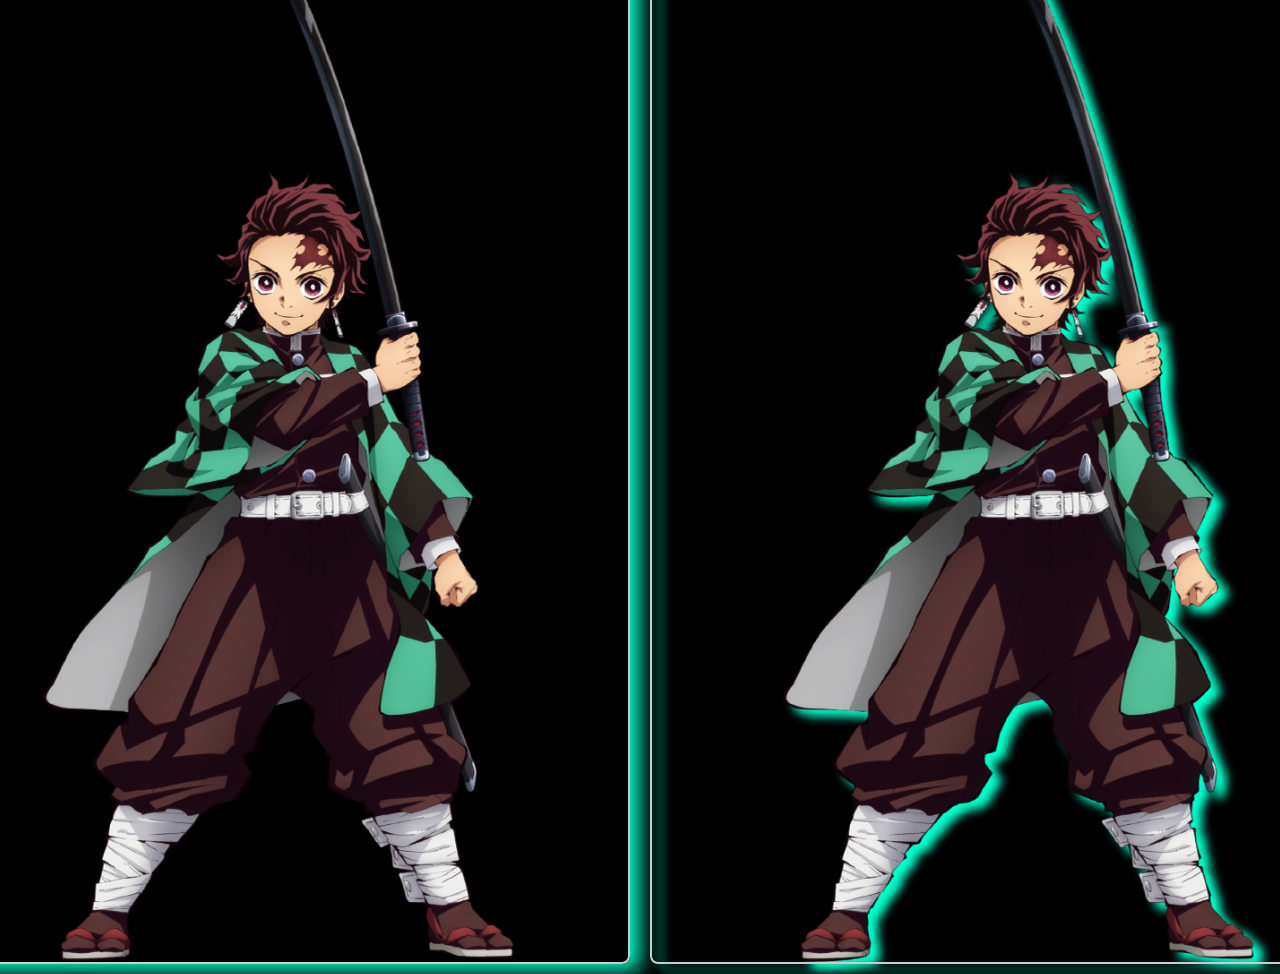
<file: shawdodrop/index.html>
<!DOCTYPE html>
<html lang="en">
<head>
    <meta charset="UTF-8">
    <meta name="viewport" content="width=device-width, initial-scale=1.0">
    <link rel="stylesheet" href="styles.css">
    <title>Two Photos Side by Side</title>
</head>
<body>
    <div class="container">
        <img src="tanjiro.webp" alt="Photo 1" class="photo1">
        <img src="tanjiro.webp" alt="Photo 2" class="photo2">
    </div>
</body>
</html>
</file>
<file: code 5/styles.css>
body {
	background: #fff;
	font-family: "Comfortaa", sans-serif;
	position: relative;
}

footer {
	text-align: center;
	padding: 1em;
	max-width: 80px;
	position: fixed;
	top: 0;
	right: 25px;
	a {
		text-decoration: none;
		display: inline-block;
		width: 45px;
		height: 45px;
		border-radius: 50%;
		background: transparent;
		border: 1px dashed #fff;
		color: #fff;
		margin: 5px;
		&:hover {
			background: rgba(255, 255, 255, 0.1);
		}
		.icons {
			margin-top: 12px;
			display: inline-block;
			font-size: 20px;
		}
	}
}

* {
	box-sizing: border-box;
}

.main-content {
	text-align: center;
	text-transform: uppercase;
	scroll-snap-type: y mandatory;
	position: relative;
	height: 100vh;
	overflow-y: scroll;
}

.hover,
.word,
h1 {
	cursor: pointer;
}

h1 {
	position: relative;
	color: #fff;
	font: 900 60px Montserrat;
	text-shadow: 0 10px 25px rgba(0, 0, 0, 0.3);
}

.concept {
	position: relative;
	padding: 5em;
	height: 100vh;
	overflow: hidden;
	scroll-snap-align: center;
	&:before {
		content: "";
		position: absolute;
		width: 100%;
		height: 100%;
		top: 0;
		left: 0;
		background: radial-gradient(rgba(0, 0, 0, 0.3), transparent);
		opacity: 0;
		transition: all 1s cubic-bezier(0.19, 1, 0.22, 1);
	}
	&:hover:before {
		opacity: 0.5;
	}
}

.concept-one {
	display: grid;
	grid: repeat(3, 1fr) / repeat(3, 1fr);
	background: yellow;
	padding: 8em;
	background: url("https://meowlivia.s3.us-east-2.amazonaws.com/codepen/background/desert.jpg")
		no-repeat center center / cover;
	h1 {
		position: absolute;
		margin: auto;
		left: 0;
		right: 0;
		top: 50%;
		margin-top: -30px;
		transition: 0.5s ease;
		z-index: 0;
		letter-spacing: 25px;
	}
	.hover {
		z-index: 1;
	}
	.hover-1:hover ~ h1 {
		left: 30px;
		margin-top: -10px;
	}
	.hover-2:hover ~ h1 {
		margin-top: -10px;
	}
	.hover-3:hover ~ h1 {
		right: 30px;
		margin-top: -10px;
	}
	.hover-4:hover ~ h1 {
		left: 30px;
	}
	.hover-6:hover ~ h1 {
		right: 30px;
	}
	.hover-7:hover ~ h1 {
		left: 30px;
		margin-top: -50px;
	}
	.hover-8:hover ~ h1 {
		margin-top: -50px;
	}
	.hover-9:hover ~ h1 {
		right: 30px;
		margin-top: -50px;
	}
}

.concept-two {
	display: grid;
	grid: 100% / repeat(6, 1fr);
	padding: 5em 15em;
	background: url(https://meowlivia.s3.us-east-2.amazonaws.com/codepen/background/forest.jpg)
		center center / cover;
	.hover {
		position: relative;
		display: grid;
		place-items: center;
	}
	h1 {
		color: transparent;
		text-align: 0 1px 1px;
		-webkit-text-stroke: 2px #fff;
		text-shadow: none;
		transition: 0.3s cubic-bezier(0.175, 0.885, 0.32, 1.275);
	}
	.hover:hover h1 {
		transform: scale(1.5);
		color: #fff;
		-webkit-text-stroke: 2px transparent;
		text-shadow: 0 10px 20px rgba(0, 0, 0, 0.2);
	}
}

.concept-three {
	padding: 5em;
	.word {
		display: flex;
		align-items: center;
		max-width: 500px;
		margin: auto;
	}
	background: url(https://meowlivia.s3.us-east-2.amazonaws.com/codepen/background/canyon.jpg)
		center center / cover;
	.hover {
		flex: 1;
		display: grid;
		height: calc(100vh - 10em);
		grid: repeat(2, 2fr) / 100%;
		position: relative;
		div {
			position: relative;
			z-index: 5;
		}
		div:nth-child(1):hover ~ h1 {
			margin-top: -10px;
		}
		div:nth-child(2):hover ~ h1 {
			margin-top: -50px;
		}
	}
	h1 {
		position: absolute;
		margin: auto;
		left: 0;
		right: 0;
		top: 50%;
		margin-top: -30px;
		transition: 0.3s cubic-bezier(0.23, 1, 0.32, 1);
		z-index: 0;
	}
}

.concept-four {
	height: 100vh;
	position: relative;
	display: flex;
	align-items: center;
	justify-content: center;
	letter-spacing: 2em;
	background: url(https://meowlivia.s3.us-east-2.amazonaws.com/codepen/background/glacier.jpg)
		no-repeat center center / cover;
	h1 {
		display: inline-block;
	}
	&:hover h1 {
		letter-spacing: 25px;
		transform: scale(1.3);
		transition: 0.5s cubic-bezier(0.175, 0.885, 0.32, 1.275);
	}
}

.concept-five {
	background: url(https://meowlivia.s3.us-east-2.amazonaws.com/codepen/background/mountains.jpg)
		center center / cover;
	display: flex;
	align-items: center;
	.word {
		width: 600px;
		margin: auto;
		display: flex;
		align-items: center;
		justify-content: center;
		height: 80%;
		&:hover {
			.char:nth-child(even) {
				top: 20px;
			}
			.char:nth-child(odd) {
				top: -20px;
			}
		}
	}
	.char {
		flex: 1;
		position: relative;
		display: inline-block;
		top: 0;
		transition: 0.5s cubic-bezier(0.19, 1, 0.22, 1);
	}
}

.concept-six {
	display: flex;
	align-items: center;
	background: url(https://meowlivia.s3.us-east-2.amazonaws.com/codepen/background/beach.jpg)
		top right / cover;
	.word {
		width: 550px;
		margin: auto;
		display: flex;
		align-items: center;
		justify-content: center;
		height: 80%;
		&:hover {
			.char:nth-child(1) {
				margin-top: -30px;
				transform: rotate(-20deg);
			}
			.char:nth-child(2) {
				margin: -40px 0px 0 10px;
				transform: rotate(5deg);
			}
			.char:nth-child(3) {
				margin: 15px 0 0 10px;
				transform: rotate(12deg);
			}
			.char:nth-child(4) {
				margin: -25px 0 0;
				transform: rotate(5deg);
			}
			.char:nth-child(5) {
				margin: -40px 5px 0;
				transform: rotate(-10deg);
			}
		}
	}
	.char {
		flex: 1;
		transition: 0.3s ease-in-out;
		position: relative;
	}
}

.concept-seven {
	background: url(https://meowlivia.s3.us-east-2.amazonaws.com/codepen/background/fries.jpg)
		top center / cover;
	display: flex;
	justify-content: center;
	align-items: center;
	h1 {
		letter-spacing: 35px;
		position: relative;
		&:before {
			content: "fries";
			position: absolute;
			margin: auto;
			left: 0;
			right: 0;
			max-width: 400px;
			color: transparent;
			letter-spacing: 10px;
			text-shadow: none;
		}
	}
	&:hover h1:before {
		transition: 0.6s ease;
		color: rgba(255, 255, 255, 0.8);
		animation: jump-out 0.6s ease forwards;
	}
}

@keyframes jump-out {
	0% {
		opacity: 0;
		transform: scale(1);
	}
	20% {
		opacity: 1;
	}
	100% {
		opacity: 0;
		transform: scale(2);
	}
}

.concept-eight {
	background: url(https://meowlivia.s3.us-east-2.amazonaws.com/codepen/background/falls.jpg)
		center center / cover;
	display: flex;
	align-items: center;
	justify-content: center;
	.word {
		display: flex;
		align-items: center;
		justify-items: center;
		width: 450px;
		height: 80%;
		&:hover .char:before {
			transition: 0.6s ease;
			color: rgba(255, 255, 255, 0.8);
			animation: falls 1s ease forwards;
		}
		&:hover .char:nth-child(1):before {
			animation: falls 0.9s ease 0.2s forwards;
		}
		&:hover .char:nth-child(2n + 3):before {
			animation: falls 1s ease 0.3s forwards;
		}
	}
	.char {
		flex: 1;
		position: relative;
		&:before {
			content: attr(data-content);
			position: absolute;
			top: 0;
			color: transparent;
			text-shadow: none;
		}
	}
}

@keyframes falls {
	0% {
		opacity: 0;
		top: 0;
	}
	20% {
		opacity: 1;
	}
	100% {
		opacity: 0;
		top: 100px;
	}
}
</file>
<file: diwali/styles.css>
@import url('https://fonts.googleapis.com/css?family=Poppins:300,400,500,600,700,800,900&display=swap');
*
{
	margin: 0;
	padding: 0;
	font-family: 'Poppins', sans-serif;
	scroll-behavior: smooth;
}
body
{
	background: #003056;
}
section
{
	position: relative;
	width: 100%;
	height: 100vh;
}
.fireworks
{
	position: fixed;
}
section.content
{
	z-index: 1;
	color: #fff;
	display: flex;
	justify-content: center;
	align-items: center;
	text-align: center;
}
section:nth-child(2).content
{
	padding-top: 100vh;
}
section.content h2
{
	-webkit-text-stroke: 1px #fff;
	color: transparent;
	font-size: 8em;
	line-height: 0.9em;
}
section.content h2 c
{
	color: #fff;
	-webkit-text-stroke: 0 #fff;
}
section.content h2 span
{
	position: relative;
	background: #fff;
	font-size: 0.2em;
	display: inline-block;
	color: #000;
	padding: 0 10px;
	top: -30px;
	text-transform: uppercase;
	font-weight: 700;
	line-height: 1.5em;
	-webkit-text-stroke: 0px #fff;
}
::-webkit-scrollbar
{
	width: 0;
}
section.content img
{
	max-width: 300px;
    opacity: 0.5;
    mix-blend-mode: overlay;
}
</file>
<file: grayscale/styles.css>
.image-container img {
    transition: 0.5s ease-in;
    filter: grayscale(100%);
  }
  .image-container img:hover{
    filter: grayscale(0%);
  }
</file>
<file: Portfolio/styles.css>
*{
    margin: 0;
    padding: 0;
    font-family: 'poppins' , sans-serif;

}
html{
    scroll-behavior: smooth;
}
body{
    background: black;
    color: white;
}
#header {
    width: 100%;
    height: 100vh;
    position: relative;
}
.logo{
    width: 140px;
   margin-top: 10px;
   margin-left: -30px;
}

.about-image {
    flex: 1;
    display: flex;
    justify-content: right;
    align-items: center;
}
.image-container {
    position: relative;
    width: 500px; /* Adjust width as needed */
    height: 600px; /* Adjust height as needed */
    perspective: 10000px; /* Creates a 3D effect */
}

.image-container img {
    width: 100%;
    height: 100%;
    display: block;
    transition: transform 0.6s;
}

.overlay {
    position: absolute;
    top: 0;
    left: 0;
    width: 100%;
    height: 100%;
    background: rgba(0, 0, 0, 0.8); /* Semi-transparent background */
    color: white;
    display: flex;
    justify-content: center;
    align-items: center;
    opacity: 0;
    transition: opacity 0.6s;
    transform: rotateY(180deg); /* Flips the overlay */
    backface-visibility: hidden;
}
.leMovingBackFromRight span { animation-name: leMovingBackFromRight; transform-origin: bottom }
@keyframes leMovingBackFromRight {
    40% { transform: rotate(45deg) }
    100% {
        transform: rotate(0deg);
        animation-timing-function: cubic-bezier(0,.9,.7,1.45)
    }
}

.image-container:hover img {
    transform: rotateY(180deg); /* Flips the image */
}

.image-container:hover .overlay {
    opacity: 1;
    transform: rotateY(0deg); /* Reveals the overlay */
}

.icon {
    font-size: 2rem;
    margin: 0 10px;
    color: white;
    text-decoration: none;
}

.icon:hover {
    color: #ff004f; /* Change color on hover */
}
.container{
    padding: 10px 10%;
}

nav{
    display: flex;
    align-items: center;
    justify-content: space-between;
    flex-wrap: wrap;
}
nav ul li{
    display: inline-block;
    list-style: none;
    margin: 10px 20px ;  
}
nav ul li a {
    color: white;
    text-decoration: none;
    font-size: 18px;
    position: relative;
}
nav ul li a::after{
    content: '';
    width: 0;
    height: 3px;
    background: #ff004f;
    position: absolute;
    left: 0;
    bottom: -6px;
    transition: 0.5s;
}
nav ul li a:hover::after{
    width: 100%;
}
.header-text{
    margin-left: 15%;
    margin-top: 15%;
    font-size: 80px;
    font-weight: 600;
    position: absolute;
    z-index: 1;
}
.header-text h1{
    font-size: 60px;
    margin-top: 20px;
}
.header-text h1 span{
    color: #08fdd8;
    transition: 0.5s;
}

/* About */

#about{
    padding: 80px 0;
    color: #ababab
}
.row{
    display: flex;
    justify-content: space-between;
    flex-wrap: wrap;
}
.about-col-1{
    flex-basis: 35%;
}
.about-col-1 img{
    width: 100%;
    border-radius: 15px;
    
}
.about-col-2{
    flex-basis: 60%; 
}

.sub-title{
    font-size: 60px;
    font-weight: 600;
    color: #08fdd8;
}

.tab-title{
    display: flex;
    margin: 20px 0 40px;
}

.tab-links{
    margin-right: 50px;
    font-size: 18px;
    font-weight: 500;
    cursor: pointer;
    position: relative;
}
.tab-links::after{
    content:'';
    width:0 ;
    height: 3px;
    background: #ff004f;
    position: absolute;
    left: 0;
    bottom: -8px;
    transition: 0.5s;
}
.tab-links.active-link::after{
    width: 50%;
}

.tab-contents ul li{
    list-style: none ;
    margin: 10px 0;
}
.tab-contents ul li span{
    color: #5fa298;
    font-size: 14px;
}
.tab-contents {
    display: none;
}
.tab-contents.active-tab{
    display: block;
}
/* resume  */
.download-btn {
    margin-top: 2%;
    display: inline-block;
    padding: 10px 20px;
    color: #ffffff;
    border: 1px solid #00cca3; 
    border-radius: 1px;
    text-decoration: none;
    font-size: 16px;
    transition: transform 0.3s;
}


.download-btn:hover {
    background-color: #ff004f;
    transform: translateY(-4px);}

/* ----------------services----------- */
#services{
padding: 30px 0;
}
.grid-container {
    display: grid;
    grid-template-columns: repeat(5, 1fr);
    gap: 20px;
    margin-top: 50px;
}

.grid-item {
    background-color: #1b1b1b;
    padding: 20px;
    border-radius: 10px;
    text-align: center;
    box-shadow: 0 0 10px rgba(0, 0, 0, 0.5);
    transition: transform 0.3s;
}

.grid-item:hover {
    background: #ff004f;
    transform: translateY(-10px);
}

.grid-item img {
    width: 50px;
    height: 50px;
    margin-bottom: 10px;
}

.grid-item span {
    font-family: Monaco;
    font-size: 0.65rem;
    display: block;
    margin-top: 10px;
}
/*  -- - - -- - Portfolio */

#portfolio{
    padding: 50px 0;
}
.work-list{
  display: grid;
  grid-template-columns: repeat(auto-fit,minmax(250px,1fr));  
  grid-gap: 40px;
  margin-top: 50px;
}
.work{
    border-radius: 10px;
    position: relative;
    overflow: hidden;
}
.work img{
    width: 100%;
    height: 40vh;
    border-radius: 10px;
    display: block;
    transition: transform 0.5s;

}
.layer{
    width: 100%;
    height: 0;
    background: linear-gradient(rgba(0,0,0,0.6), #ff004f);
    border-radius: 10px;
    position: absolute;
    left: 0;
    bottom: 0;
    overflow: hidden;
    display: flex;
    align-items: center;
    justify-content: center;
    flex-direction: column;
    padding: 0px;
    text-align: center;
    font-size: 14px;
    transition: height 0.5s;
}
.layer h3{
    font-weight: 500;
    margin-bottom: 20px;
    
}
.layer a{
    margin-top: 20px;
    color: #08fdd8;
    text-decoration: none;
    font-size: 20px;
    line-height: 50px;
    background: #000000;
    width: 50px;
    height: 50px;
    border-radius: 50%;
    text-align: center;
}
.work:hover img{
    transform: scale(1.1);
}
.work:hover .layer{
    height: 100%;
}
.btn{
    display: block;
    margin: 50px auto;
    width: fit-content;
    border: 1px solid #08fdd8;
    padding: 14px 50px;
    border-radius: 6px;
    text-decoration: none;
    color: white;
    transition: background 0.5s;
}
.btn:hover{
    background-color: #ff004f;

}
/* ---contact */
.contact-left{
    flex-basis: 35%;
}
.contact-right{
    flex-basis: 60%;
}
.contact-left p{
    margin-top: 30px;
}
.contact-left p i{
    color: #08fdd8;
    margin-right: 15px;
    font-size: 25px;
}
.social-icons{
    margin-top: 30px;
}
.social-icons a{
    text-decoration: none;
    font-size: 30px;
    margin-right: 15px;
    color: #ababab;
    display: inline-block;
    transition: transform 0.5s;
}
.social-icons a:hover{
    color: #ff004f;
    transform: translateY(-5px);
}
.contact-right form{
    width: 100%;
}
form input, form textarea{
    width: 100%;
    border: 0;
    outline: none;
    background: #262626;
    padding: 15px;
    margin: 15px 0;
    color: #fff;
    font-size: 18px;
    border-radius: 6px;
}
.btn1{
    display: block;
    margin: 20px auto;
    width: fit-content;
    border: 1px solid #08fdd8;
    padding: 14px 50px;
    border-radius: 6px;
    text-decoration: none;
    color: white;
    background: black;
    transition: background 0.5s;
}
.btn1:hover{
    background-color: #ff004f;

}
.copyright{
    width: 100%;
    text-align: center;
    padding:25px 0;
    font-weight: 300;
}
nav .fas{
    display: none;
}

/* --------css for small screen ------- */
@media only screen and (max-width: 600px){
    .image-container {
        position: relative;
        width: 200px; /* Adjust width as needed */
        height: 300px; /* Adjust height as needed */
        perspective: 10000px; /* Creates a 3D effect */
    }
    .logo{
        width: 80px;
       margin-top: 10px;
       margin-left: -30px;
    }
    .header-text{
        margin-left: 7%;
        margin-top: 20%;
        font-size: 16px;
        position: absolute;
        
    }
    .header-text h1{
        font-size: 30px;
        margin-top: 20px;
    
    }
    nav .fas{
        display: block;
        font-size: 25px;
    }
    nav ul{
        background: #ff004f;
        position: fixed;
        top: 0;
        right: -200px;
        width: 200px;
        height: 100vh;
        padding-top: 50px;
        z-index: 2;
        transition: right 0.5s;
    }
    nav ul li{
        display: block;
        margin: 25px;
    }
    nav ul .fas{
        position: absolute;
        top: 25px;
        left: 25px;
        cursor: pointer;
    }
    .sub-title{
        font-size: 40px;
    }
    .about-col-1, .about-col-2{
        flex-basis: 100%;
    }
    .about-col-1{
        margin-top: -100%;
        margin-bottom: 25px;
    }
    .about-col-2{
        font-size: 14px;
    }
    .tab-links{
        font-size: 16px;
        margin-right: 20px;

    }
    .grid-container {
        display: grid;
        grid-template-columns: repeat(3, 1fr);
        gap: 20px;
        margin-top: 50px;
    }
    .contact-left, .contact-right{
        flex-basis: 100%;
    }
    .copyright{
        font-size: 14px;
    }
   
}
#msg{
    color: #61b752;
    margin-top: -10px;
    display: block;
    margin-left: 340px;
}
</file>
<file: shawdodrop/styles.css>
body {
    display: flex;
    justify-content: center;
    align-items: center;
    height: 100vh;
    margin: 0;
    background-color: #000000;
}

.container {
    display: flex;
}

.photo1,.photo2 {
    width: 25 0px; /* Adjust the width as needed */
    height: auto;
    margin: 10px; /* Space between photos */
    border: 2px solid #ccc; /* Optional border */
    border-radius: 8px; /* Optional rounded corners */
}
.photo1 {
    box-shadow: 10px 7px 20px rgb(0, 255, 204);
}
.photo2{
    filter: drop-shadow(10px 7px 5px rgb(0, 255, 204));
}
</file>
